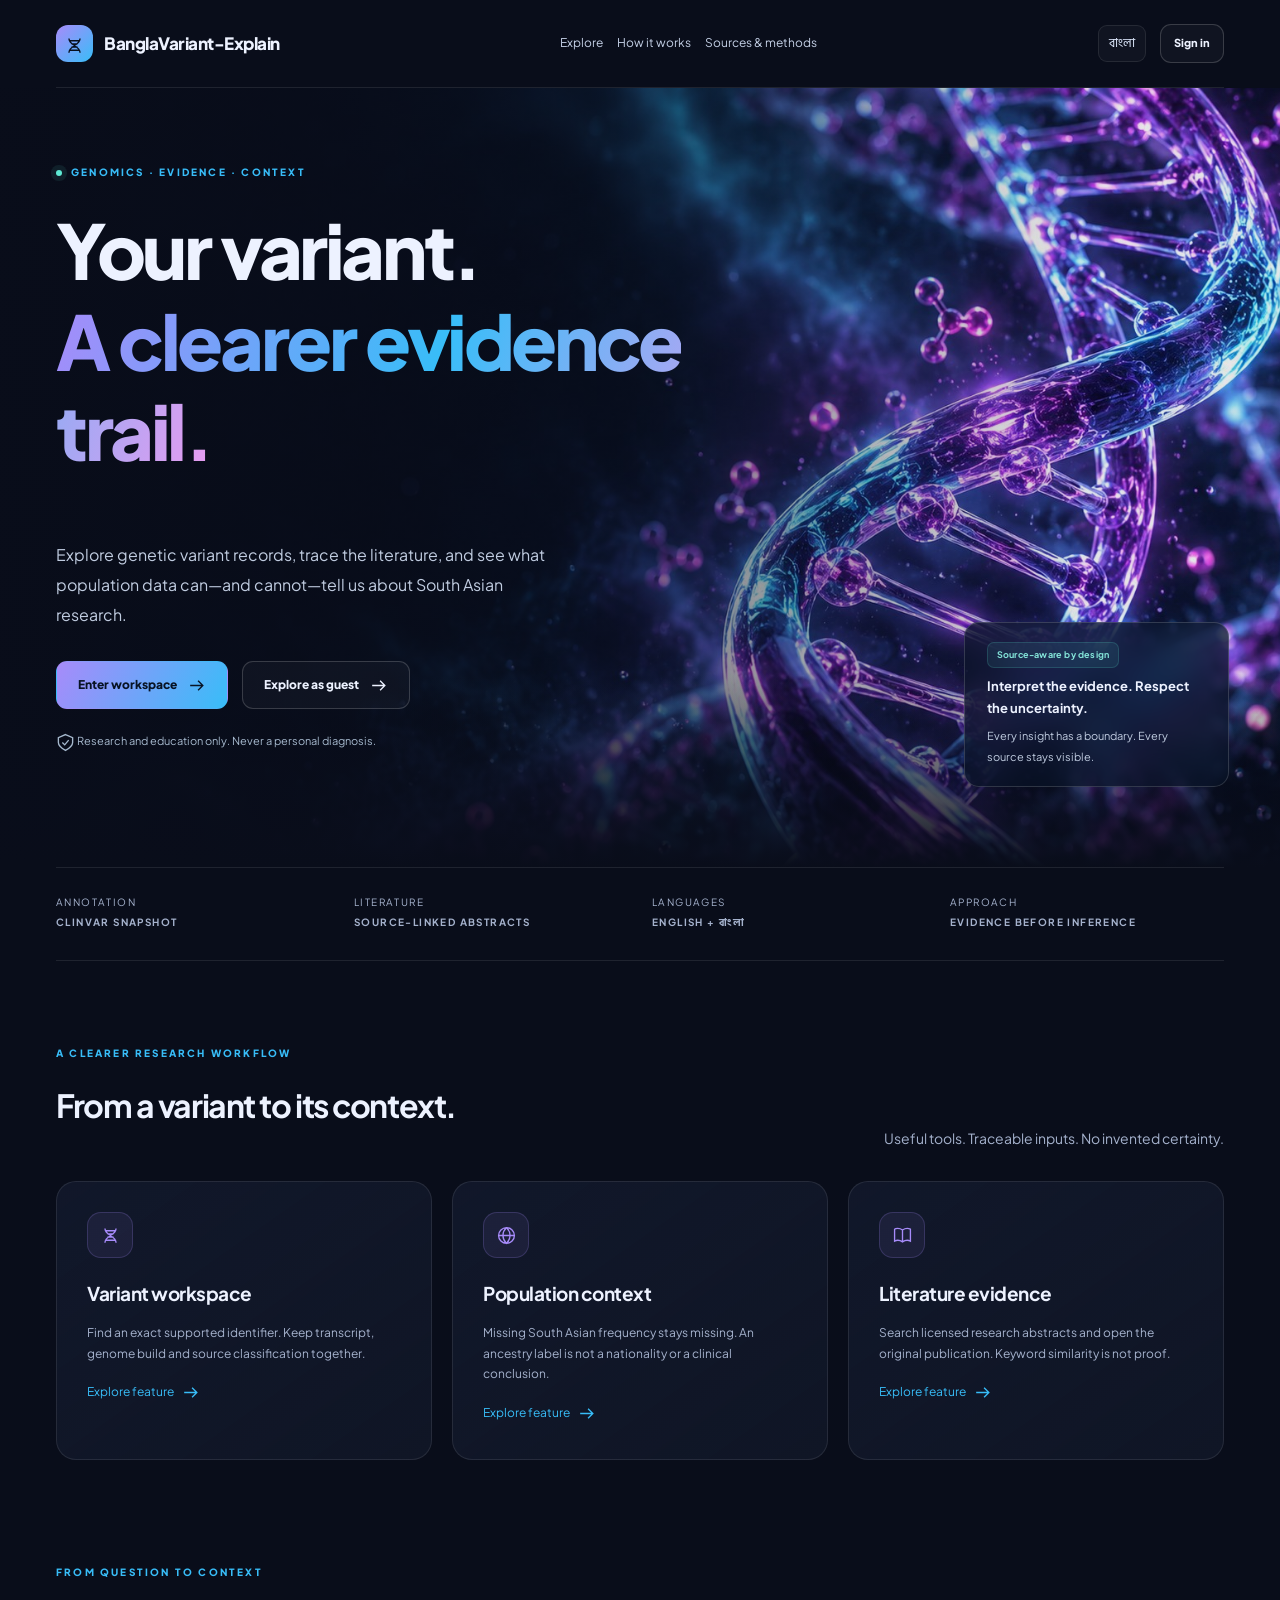
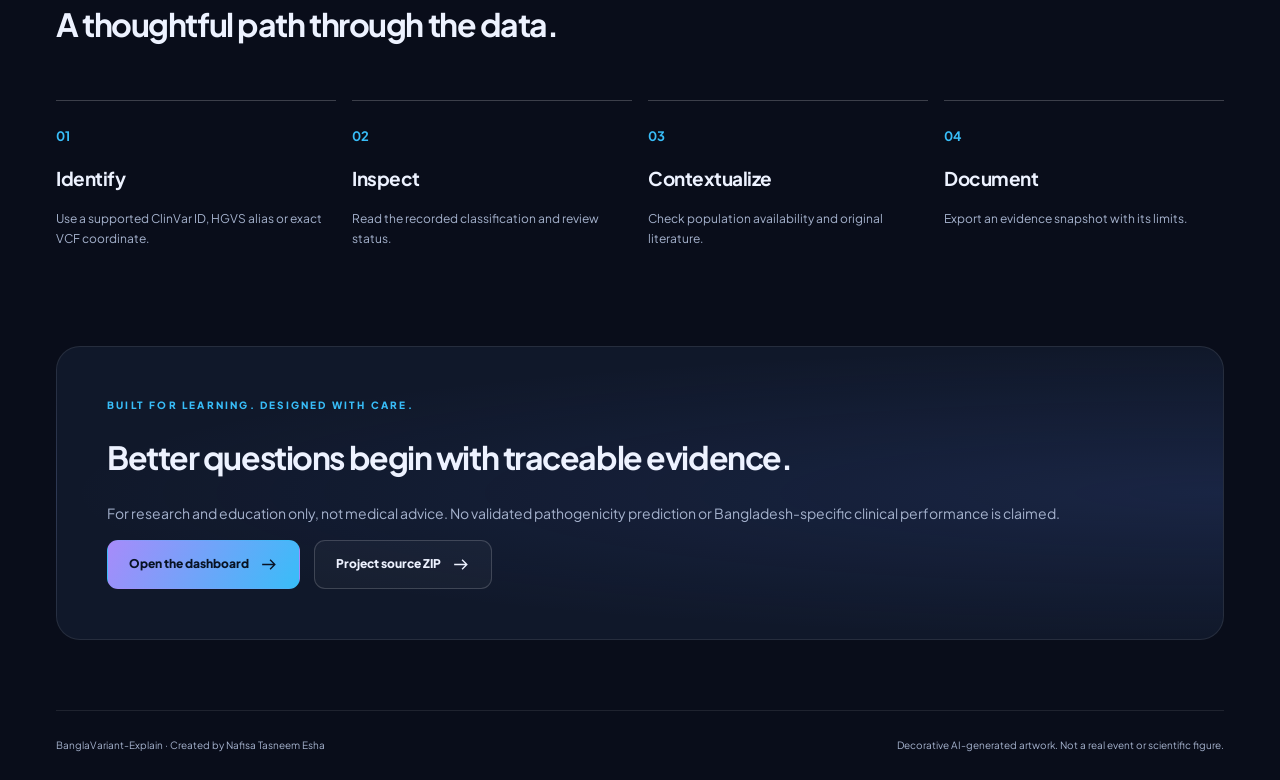
<file: index.html>
<!doctype html><html lang="en" data-backend="0"><head><meta charset="utf-8"><meta name="viewport" content="width=device-width,initial-scale=1"><title>Welcome | BanglaVariant-Explain</title><meta name="description" content="Explore genetic variant records, trace the literature, and see what population data can—and cannot—tell us about South Asian research."><meta property="og:title" content="BanglaVariant-Explain"><meta property="og:description" content="Explore genetic variant records, trace the literature, and see what population data can—and cannot—tell us about South Asian research."><meta property="og:type" content="website"><meta property="og:image" content="assets/hero.jpg"><meta name="theme-color" content="#090d1a"><link rel="icon" href="data:image/svg+xml,%3Csvg xmlns=%27http://www.w3.org/2000/svg%27 viewBox=%270 0 32 32%27%3E%3Crect width=%2732%27 height=%2732%27 rx=%278%27 fill=%27%230d2035%27/%3E%3Ctext x=%2716%27 y=%2723%27 text-anchor=%27middle%27 font-size=%2723%27 fill=%27%2367e8f9%27%3EV%3C/text%3E%3C/svg%3E"><style>@import url('https://fonts.googleapis.com/css2?family=Hind+Siliguri:wght@400;500;600;700&family=Plus+Jakarta+Sans:wght@400;500;600;700;800&display=swap');
:root{--bg:#090d1a;--panel:#11192b;--panel2:#151f34;--text:#edf2ff;--muted:#a5b2cd;--accent:#a78bfa;--accent2:#38bdf8;--border:#ffffff17;--warm:#fbbf24;--good:#5eead4;--radius:20px;--hero:none;color-scheme:dark}*{box-sizing:border-box}html{scroll-behavior:smooth}body{margin:0;background:var(--bg);color:var(--text);font:14px/1.7 'Plus Jakarta Sans','Hind Siliguri',sans-serif}html[lang=bn] body{font-family:'Hind Siliguri','Plus Jakarta Sans',sans-serif;font-size:16px}button,input,select,textarea{font:inherit}a{color:inherit;text-decoration:none}button,a,input,select,textarea{ -webkit-tap-highlight-color:transparent}button,a{touch-action:manipulation}button{cursor:pointer}button:disabled{opacity:.5;cursor:not-allowed}a:focus-visible,button:focus-visible,input:focus-visible,select:focus-visible,textarea:focus-visible{outline:3px solid var(--accent2);outline-offset:4px}h1,h2,h3,p{margin-top:0}h1,h2,h3{line-height:1.2;letter-spacing:-.045em}h1{font-size:clamp(40px,5.9vw,78px);font-weight:800;max-width:850px}h2{font-size:32px}h3{font-size:19px;letter-spacing:-.025em}p{color:var(--muted)}small{font-size:11px}.muted{color:var(--muted)}.gradient{background:linear-gradient(110deg,var(--accent),var(--accent2),#e99bf0);background-clip:text;-webkit-background-clip:text;color:transparent}.wrap{max-width:1240px;margin:auto;padding:0 36px}.brand{display:flex;align-items:center;gap:11px;font-size:17px;font-weight:800;letter-spacing:-.5px}.brand-mark{width:37px;height:37px;background:linear-gradient(135deg,var(--accent),var(--accent2));display:grid;place-items:center;color:#07101d;border-radius:12px;flex-shrink:0}.brand-mark svg{width:23px;height:23px}svg.icon{width:19px;height:19px;stroke:currentColor;stroke-width:1.7;fill:none;vertical-align:middle;flex-shrink:0}.topnav{position:relative;z-index:2;display:flex;align-items:center;justify-content:space-between;gap:20px;min-height:88px;border-bottom:1px solid var(--border)}.links,.actions,.row{display:flex;align-items:center;gap:14px;flex-wrap:wrap}.links a{color:#c4d0e6;font-size:12px}.links a:hover{color:white}.btn{display:inline-flex;justify-content:center;align-items:center;gap:10px;padding:13px 21px;border-radius:11px;background:linear-gradient(120deg,var(--accent),var(--accent2));color:#081324;border:1px solid transparent;font-weight:800;font-size:12px;transition:transform .18s,box-shadow .18s}.btn:hover{transform:translateY(-2px);box-shadow:0 8px 30px #38bdf828}.btn.secondary{background:#ffffff08;color:var(--text);border-color:#ffffff2b;box-shadow:none}.btn.small{padding:9px 13px;font-size:11px}.text-btn{background:none;border:0;color:var(--accent2);padding:6px 0;font-size:12px;display:inline-flex;align-items:center;gap:7px}.lang{border:1px solid var(--border);background:#ffffff08;border-radius:9px;padding:7px 10px;color:#e0ebff;font-size:12px}.hero{min-height:700px;position:relative;overflow:hidden;display:flex;align-items:center}.hero:before{content:'';position:absolute;inset:0;background:linear-gradient(90deg,#090d1afa 0%,#090d1aca 30%,#090d1a18 85%),var(--hero) center/cover}.hero:after{content:'';position:absolute;inset:0;background:linear-gradient(0deg,var(--bg),transparent 25%);pointer-events:none}.hero-inner{position:relative;z-index:1;padding:76px 0 115px;max-width:740px}.eyebrow{display:flex;align-items:center;gap:9px;text-transform:uppercase;letter-spacing:2.2px;color:var(--accent2);font-size:10px;font-weight:800;margin-bottom:24px}.pulse{width:6px;height:6px;background:var(--good);border-radius:50%;box-shadow:0 0 0 5px #5eead415}.hero p{max-width:520px;font-size:16px;line-height:1.9;color:#c0cce0}.hero .actions{margin-top:30px}.hero-note{margin-top:23px;font-size:11px;color:#a6b9ce}.hero-orbit{position:absolute;z-index:1;right:4%;bottom:80px;width:265px;padding:18px 22px;background:#081324ac;border:1px solid #ffffff28;backdrop-filter:blur(18px);border-radius:15px}.hero-orbit strong{display:block;font-size:13px;margin:7px 0}.hero-orbit p{font-size:11px;margin:0}.trustbar{display:grid;grid-template-columns:repeat(4,1fr);padding:26px 0;border-top:1px solid var(--border);border-bottom:1px solid var(--border);gap:24px}.trustbar span{display:block;font-size:10px;color:var(--muted);margin-bottom:3px;text-transform:uppercase;letter-spacing:1.4px}.trustbar strong{font-size:15px}.section{padding:84px 0}.section-head{display:flex;justify-content:space-between;align-items:end;gap:28px;margin-bottom:30px}.section-head p{max-width:420px;margin-bottom:0}.cards3{display:grid;grid-template-columns:repeat(3,1fr);gap:20px}.feature{padding:30px;background:linear-gradient(145deg,#18213888,#101626);border:1px solid var(--border);border-radius:var(--radius)}.feature .symbol{display:inline-grid;place-items:center;width:46px;height:46px;background:#a78bfa15;border:1px solid #a78bfa33;border-radius:14px;color:var(--accent);margin-bottom:24px}.feature p{font-size:12px}.feature small{color:var(--accent2)}.process{display:grid;grid-template-columns:repeat(4,1fr);gap:16px}.process article{border-top:1px solid #ffffff35;padding:24px 12px 0 0}.process b{display:block;color:var(--accent2);font-size:13px;margin-bottom:20px}.process p{font-size:12px}.closing{padding:50px;border:1px solid var(--border);border-radius:24px;background:radial-gradient(ellipse at right,#4664c12b,transparent 70%),#10182a}.foot{margin-top:70px;padding:26px 0;border-top:1px solid var(--border);display:flex;justify-content:space-between;gap:24px;color:var(--muted);font-size:10px}.sidebar{position:fixed;inset:0 auto 0 0;width:228px;background:#0b101ff5;border-right:1px solid var(--border);padding:27px 19px;z-index:20;display:flex;flex-direction:column}.sidebar .brand{font-size:14px;gap:9px;margin-bottom:34px}.sidebar .brand-mark{width:31px;height:31px;border-radius:10px}.nav-caption{padding:0 13px;margin:10px 0;font-size:8px;letter-spacing:1.8px;color:#8291b1}.navitem{width:100%;display:flex;gap:13px;align-items:center;background:none;border:0;border-radius:11px;padding:13px 15px;text-align:left;color:#a2afcc;font-size:11px;margin:3px 0;transition:.2s}.navitem:hover{color:white;background:#ffffff05}.navitem.active{background:linear-gradient(100deg,#a78bfa25,#38bdf80b);color:var(--accent2);box-shadow:inset 3px 0 var(--accent2)}.sidebar-bottom{margin-top:auto;border-top:1px solid var(--border);padding-top:18px}.avatar{height:32px;width:32px;display:inline-grid;place-items:center;background:#a78bfa26;border-radius:50%;color:var(--accent);font-weight:800}.userline{display:flex;gap:10px;align-items:center;padding:8px;font-size:10px}.workspace{margin-left:228px;padding:0 38px 40px;max-width:1900px}.appbar{height:84px;border-bottom:1px solid var(--border);display:flex;align-items:center;justify-content:space-between;gap:15px}.appbar .muted{font-size:10px}.appbar .actions{gap:10px}.app-title{padding:32px 0 24px;display:flex;justify-content:space-between;align-items:center;gap:20px}.app-title h1{font-size:31px;margin-bottom:8px}.app-title p{font-size:12px;margin-bottom:0}.status-banner{padding:13px 18px;border:1px solid #38bdf82b;background:#38bdf808;color:#b4d8ee;border-radius:11px;font-size:11px;line-height:1.8;margin-bottom:22px}.status-banner.warning{border-color:#fbbf2440;background:#fbbf2408;color:#edcf91}.grid2{display:grid;grid-template-columns:1.1fr 1fr;gap:22px}.gridmap{display:grid;grid-template-columns:1.3fr 1fr;gap:22px}.panel{padding:25px;background:linear-gradient(135deg,#151e32,#101727);border:1px solid var(--border);border-radius:var(--radius);min-width:0;margin-bottom:22px}.panel h3{margin-bottom:8px}.panel-sub{font-size:11px;line-height:1.7;margin-bottom:20px}.statgrid{display:grid;grid-template-columns:repeat(4,1fr);gap:16px;margin-bottom:22px}.stat{border:1px solid var(--border);border-radius:16px;padding:19px;background:#111929}.stat-label{font-size:10px;color:#a7b4ce;display:flex;gap:9px;align-items:center}.stat strong{display:block;font-size:27px;letter-spacing:-1px;margin:8px 0 3px}.stat small{color:#91a7c0;font-size:9px}.tag{display:inline-flex;align-items:center;gap:5px;padding:4px 9px;background:#5eead414;border:1px solid #5eead42a;color:#84e4d9;border-radius:7px;font-size:9px;font-weight:700;letter-spacing:.2px}.tag.purple{background:#a78bfa18;border-color:#a78bfa35;color:#c4b5fd}.tag.amber{background:#fbbf2412;border-color:#fbbf2433;color:#f9d480}.tag.rose{background:#fb718518;border-color:#fb718533;color:#fba5b3}.chart{width:100%;height:auto;display:block;overflow:visible}.chart text{font:10px 'Plus Jakarta Sans',sans-serif;fill:#9aadc9}.chart .axis{stroke:#ffffff12;stroke-width:1}.chart .line{stroke:var(--accent2);fill:none;stroke-width:2.4;stroke-linecap:round}.chart .line2{stroke:#c4b5fd;fill:none;stroke-width:2;stroke-dasharray:6 4}.legend{display:flex;gap:20px;flex-wrap:wrap;color:#b4c2da;font-size:10px;margin-top:16px}.legend i{width:8px;height:8px;display:inline-block;background:var(--accent2);border-radius:3px;margin-right:7px}.legend i.second{background:#c4b5fd}.control-row{display:flex;align-items:end;gap:14px;flex-wrap:wrap;margin-bottom:22px}.control-row label{flex:1;min-width:150px}.field{display:block;font-size:11px;font-weight:600;margin-bottom:15px;color:#b7c5df}.field span{display:block;margin-bottom:7px}input,select,textarea{background:#090f1d;color:#edf2ff;border:1px solid #ffffff24;border-radius:9px;padding:12px 14px;max-width:100%;width:100%;font-size:12px}textarea{resize:vertical;min-height:130px}input[type=checkbox]{width:auto;accent-color:var(--accent);margin-right:8px}.table-scroll{overflow:auto}.table{border-collapse:collapse;width:100%;text-align:left;font-size:11px}.table th{font-size:9px;text-transform:uppercase;letter-spacing:1px;color:#8fa3c3;font-weight:600;padding:12px;border-bottom:1px solid var(--border);white-space:nowrap}.table td{padding:15px 12px;border-bottom:1px solid #ffffff09;color:#c1cce0}.table td strong{color:#eef3ff;font-weight:600}.table td:last-child{white-space:nowrap}.table tbody tr:hover{background:#ffffff03}.kv{display:grid;grid-template-columns:1fr 1fr;gap:14px;margin:20px 0}.kv>div{padding:13px;background:#090f1b;border-radius:10px;border:1px solid #ffffff0b}.kv small{display:block;color:var(--muted);font-size:9px}.kv b{font-size:12px;overflow-wrap:anywhere}.meter{height:7px;background:#ffffff0c;border-radius:9px;margin:10px 0}.meter div{height:100%;background:linear-gradient(90deg,var(--accent),var(--accent2));border-radius:9px}.empty{padding:35px 20px;border:1px dashed #ffffff24;border-radius:14px;text-align:center;color:#aebdd7;font-size:12px}.paper{padding:23px 0;border-bottom:1px solid var(--border)}.paper:first-child{padding-top:0}.paper:last-child{border-bottom:0}.paper h3{font-size:16px;line-height:1.6;letter-spacing:-.2px;margin:12px 0}.paper p{font-size:11px}.paper details{color:#bcc8dc;font-size:12px;margin:15px 0}.paper summary{cursor:pointer;color:var(--accent2)}.paper footer{display:flex;justify-content:space-between;gap:15px;font-size:10px;flex-wrap:wrap;color:#99adc9}.paper footer a{color:var(--accent2)}.helptext{font-size:11px;color:var(--muted);line-height:1.9}.pipeline{display:grid;grid-template-columns:repeat(3,1fr);gap:16px}.pipeline article{background:#0d1424;border:1px solid var(--border);padding:22px;border-radius:14px}.pipeline b{color:var(--accent2);display:block;margin-bottom:15px}.pipeline p{font-size:11px}.source-item{padding:18px 0;border-bottom:1px solid var(--border);display:flex;justify-content:space-between;gap:20px;align-items:center;font-size:12px}.source-item a{color:var(--accent2)}.mapstage{background:radial-gradient(ellipse at center,#0a444733,#0b1422 70%);border-radius:14px;position:relative;overflow:hidden}.mapstage svg{display:block;max-height:475px;width:100%}.mapstage .land{fill:#124553;stroke:#388796;stroke-width:1.5}.mapstage .pin{cursor:pointer;fill:#67e8f9;stroke:#082432;stroke-width:2}.mapstage .pin.active{fill:#fbbf24;stroke:#fff5c5;stroke-width:2.5}.mapstage text{fill:#d6edf1;font-size:10px;font-family:inherit}.mapstage .grid{stroke:#ffffff06;stroke-width:1}.citylist{display:grid;grid-template-columns:repeat(2,1fr);gap:9px;margin:17px 0}.citylist button{padding:11px;background:#0d1424;color:#b8c9dd;border:1px solid var(--border);border-radius:9px;text-align:left;font-size:11px}.citylist button.active{border-color:var(--accent2);color:#ccf7ff;background:#1c708022}.notice-mini{font-size:10px;color:#91a6c0;margin-top:10px}.hidden{display:none!important}.toast{position:fixed;right:22px;bottom:22px;background:#182640;border:1px solid #7dd3fc55;border-radius:12px;padding:16px 22px;z-index:80;max-width:min(440px,calc(100vw - 44px));box-shadow:0 15px 50px #0008;font-size:12px}.auth-layout{display:grid;grid-template-columns:1.1fr 1fr;min-height:100vh}.auth-art{position:relative;display:flex;flex-direction:column;justify-content:space-between;padding:48px 60px;background:linear-gradient(0deg,#090d1ae6,#090d1a20),var(--hero) center/cover}.auth-art .brand{position:relative;z-index:1}.auth-message{max-width:480px;padding:120px 0 20px}.auth-message h1{font-size:48px}.auth-message p{font-size:13px;color:#d2d9e9}.auth-main{display:flex;align-items:center;justify-content:center;padding:50px 30px;background:radial-gradient(ellipse at top,#2425504a,transparent 70%),#0b1020}.auth-card{width:100%;max-width:395px}.auth-card h1{font-size:30px;margin-bottom:10px}.auth-card>p{font-size:12px}.auth-card .btn{width:100%}.auth-card .separator{text-align:center;color:#7c90af;font-size:10px;margin:20px 0;display:flex;align-items:center;gap:13px}.separator:before,.separator:after{content:'';height:1px;background:var(--border);flex:1}.checkbox-row{font-size:10px;color:#adbbd2;display:flex;align-items:start;gap:7px;margin-bottom:20px}.checkbox-row input{margin-top:4px}.back-home{display:block;text-align:center;margin-top:24px;color:#a5b6d0;font-size:11px}.auth-error{font-size:11px;color:#fca5a5;min-height:22px}.searchbox{max-width:520px;flex:1;display:flex;gap:10px}.app-view .view-intro{padding:30px;background:linear-gradient(110deg,#151f38f2,#1b223985),var(--hero) right/cover;border:1px solid var(--border);border-radius:20px;margin-bottom:22px}.view-intro h2{margin-bottom:10px}.view-intro p{max-width:690px;margin:0;font-size:12px}.view-intro.teal{background:linear-gradient(110deg,#092c36ee,#102b3bbb),var(--hero) center/cover}.view-intro.rose{background:linear-gradient(110deg,#31203bee,#1b1b35bb),var(--hero) right/cover}.view-intro.amber{background:linear-gradient(110deg,#302b1bee,#1b2635bb),var(--hero) right/cover}.desktop-hide{display:none}dialog{background:#101a2e;color:#edf2ff;border:1px solid #ffffff35;border-radius:18px;max-width:750px;width:90%;max-height:85vh;padding:30px}dialog::backdrop{background:#000b;backdrop-filter:blur(4px)}.saved-item{padding:16px;border:1px solid var(--border);border-radius:12px;margin-bottom:10px;font-size:12px}.saved-item p{margin:6px 0;font-size:11px}.upload-drop{border:1px dashed #7dd3fc60;background:#38bdf807;padding:24px;border-radius:15px}.chip-row{display:flex;gap:8px;flex-wrap:wrap;margin:15px 0}.chip{padding:6px 11px;border:1px solid #ffffff23;background:#ffffff05;border-radius:8px;color:#c2d3ea;font-size:10px}.mobile-backdrop{display:none}body.flood{--bg:#07131e;--panel:#0e2330;--panel2:#142c3c;--accent:#2dd4bf;--accent2:#67c9ff}.flood .sidebar{background:#081823f5}.flood .panel{background:linear-gradient(145deg,#112a36,#0d1e2d)}.flood .stat{background:#0c2230}.flood .navitem.active{background:linear-gradient(90deg,#14b8a620,#3b82f60c)}.flood .hero:before{background:linear-gradient(90deg,#07131ef5,#07131e83 50%,#07131e15),var(--hero) center/cover}.flood .feature{background:linear-gradient(145deg,#11323b88,#0b1d2b)}
@media(min-width:1600px){.hero{min-height:770px}.hero-inner{padding-top:100px}}@media(max-width:1100px){.sidebar{width:205px;padding:24px 13px}.workspace{margin-left:205px;padding:0 24px 35px}.grid2,.gridmap{grid-template-columns:1fr}.statgrid{grid-template-columns:repeat(2,1fr)}.hero-orbit{display:none}.hero-inner{max-width:690px}.auth-art{padding:35px}.auth-message h1{font-size:38px}.pipeline{grid-template-columns:repeat(2,1fr)}}@media(max-width:760px){.wrap{padding:0 22px}.topnav{min-height:76px}.topnav .links{display:none}.topnav .actions .btn{display:none}.hero{min-height:650px}.hero-inner{padding:70px 0 95px}.hero:before,.flood .hero:before{background:linear-gradient(90deg,#090d1ae6,#090d1a94),var(--hero) 65% center/cover}.hero h1{font-size:46px;max-width:560px}.hero p{font-size:14px}.trustbar{grid-template-columns:repeat(2,1fr);gap:20px}.section{padding:55px 0}.section-head{display:block}.section-head p{margin-top:15px}.cards3,.process{grid-template-columns:1fr}.feature{padding:25px}.feature .symbol{margin-bottom:16px}.closing{padding:30px}.foot{display:block}.foot span{display:block;margin-bottom:12px}.sidebar{transform:translateX(-100%);transition:transform .2s;width:245px}.sidebar.open{transform:translateX(0)}.mobile-backdrop.visible{display:block;position:fixed;inset:0;z-index:19;background:#0009}.workspace{margin-left:0;padding:0 18px 28px}.desktop-hide{display:inline-flex}.appbar{height:72px}.appbar .muted{display:none}.appbar .actions .tag{display:none}.app-title{align-items:start}.app-title h1{font-size:27px}.app-title .btn{padding:9px 12px}.statgrid{gap:10px}.stat{padding:15px}.stat strong{font-size:23px}.panel{padding:20px}.pipeline{grid-template-columns:1fr}.auth-layout{grid-template-columns:1fr}.auth-art{padding:26px 25px;min-height:170px;background-position:center}.auth-message{padding:40px 0 0;max-width:100%}.auth-message h1{font-size:28px;margin-bottom:10px}.auth-message p,.auth-art .auth-bottom{display:none}.auth-main{padding:38px 24px}.app-view .view-intro{padding:24px}.app-view .view-intro h2{font-size:25px}.table{min-width:560px}.control-row{gap:10px}.control-row .btn{width:100%}.kv{grid-template-columns:1fr 1fr}.source-item{align-items:start;flex-direction:column;gap:8px}}@media(prefers-reduced-motion:reduce){html{scroll-behavior:auto}*,*:before,*:after{transition:none!important;animation:none!important}}@media print{.sidebar,.appbar,.actions,button{display:none!important}.workspace{margin:0;padding:0}.panel,.stat{break-inside:avoid;border:1px solid #999;background:white!important}body{background:white;color:black}.muted,p,.table td,.table th{color:#333}}

.sidebar{overflow-y:auto}.sidebar .navitem,.sidebar-bottom{flex-shrink:0}.mobilebar{display:none}@media(max-width:760px){.workspace{padding-bottom:110px}.mobilebar{display:flex;position:fixed;bottom:0;left:0;right:0;z-index:18;background:#091423f5;border-top:1px solid #ffffff22;backdrop-filter:blur(18px);padding:8px 8px calc(8px + env(safe-area-inset-bottom));justify-content:space-around}.mobilebar button{border:0;background:none;color:#93abc6;display:flex;flex-direction:column;align-items:center;gap:5px;min-width:65px;font-size:9px;padding:5px}.mobilebar button.active{color:var(--accent2)}}
:root{--hero:url("[data-uri]")}</style></head><body class="bio"><div class="wrap"><nav class="topnav" aria-label="Main navigation"><a class="brand" href="index.html"><span class="brand-mark"><span data-icon="dna"></span></span>BanglaVariant-Explain</a><div class="links"><a href="#explore"><span class="" data-en="Explore" data-bn="দেখুন">Explore</span></a><a href="#how"><span class="" data-en="How it works" data-bn="কাজের ধাপ">How it works</span></a><a href="dashboard.html#methods"><span class="" data-en="Sources &amp; methods" data-bn="উৎস ও পদ্ধতি">Sources &amp; methods</span></a></div><div class="actions"><button class="lang" data-lang>বাংলা</button><a class="btn secondary small" href="login.html"><span class="" data-en="Sign in" data-bn="সাইন ইন">Sign in</span></a></div></nav></div><section class="hero"><div class="wrap" style="width:100%"><div class="hero-inner"><div class="eyebrow"><span class="pulse"></span><span class="" data-en="GENOMICS · EVIDENCE · CONTEXT" data-bn="GENOMICS · প্রমাণ · CONTEXT">GENOMICS · EVIDENCE · CONTEXT</span></div><h1><span class="" data-en="Your variant." data-bn="আপনার variant।">Your variant.</span><br><span class="gradient"><span class="" data-en="A clearer evidence trail." data-bn="প্রমাণের পথ আরও পরিষ্কার।">A clearer evidence trail.</span></span></h1><p><span class="" data-en="Explore genetic variant records, trace the literature, and see what population data can—and cannot—tell us about South Asian research." data-bn="Genetic variant-এর record ও গবেষণাপত্র পড়ুন। South Asian population data কোথায় আছে, কোথায় নেই—তা স্পষ্টভাবে দেখুন।">Explore genetic variant records, trace the literature, and see what population data can—and cannot—tell us about South Asian research.</span></p><div class="actions"><a class="btn " href="login.html"><span class="" data-en="Enter workspace" data-bn="ড্যাশবোর্ড খুলুন">Enter workspace</span><span data-icon="arrow"></span></a><a class="btn secondary" href="dashboard.html"><span class="" data-en="Explore as guest" data-bn="Guest হিসেবে দেখুন">Explore as guest</span><span data-icon="arrow"></span></a></div><div class="hero-note"><span data-icon="shield"></span> <span class="" data-en="Research and education only. Never a personal diagnosis." data-bn="শুধু গবেষণা ও শিক্ষা; ব্যক্তিগত diagnosis নয়।">Research and education only. Never a personal diagnosis.</span></div></div><div class="hero-orbit"><span class="tag"><span class="" data-en="Source-aware by design" data-bn="উৎস আগে, সিদ্ধান্ত পরে">Source-aware by design</span></span><strong><span class="" data-en="Interpret the evidence. Respect the uncertainty." data-bn="প্রমাণ বুঝুন, অনিশ্চয়তা মানুন।">Interpret the evidence. Respect the uncertainty.</span></strong><p><span class="" data-en="Every insight has a boundary. Every source stays visible." data-bn="প্রতিটি ফলের সীমা ও উৎস সামনে থাকে।">Every insight has a boundary. Every source stays visible.</span></p></div></div></section><div class="wrap"><div class="trustbar"><div><span class="" data-en="ANNOTATION" data-bn="ANNOTATION">ANNOTATION</span><strong><span class="" data-en="ClinVar snapshot" data-bn="ClinVar snapshot">ClinVar snapshot</span></strong></div><div><span class="" data-en="LITERATURE" data-bn="গবেষণাপত্র">LITERATURE</span><strong><span class="" data-en="Source-linked abstracts" data-bn="উৎসসহ abstract">Source-linked abstracts</span></strong></div><div><span class="" data-en="LANGUAGES" data-bn="ভাষা">LANGUAGES</span><strong><span class="" data-en="English + বাংলা" data-bn="English + বাংলা">English + বাংলা</span></strong></div><div><span class="" data-en="APPROACH" data-bn="পদ্ধতি">APPROACH</span><strong><span class="" data-en="Evidence before inference" data-bn="অনুমানের আগে প্রমাণ">Evidence before inference</span></strong></div></div></div><section class="section" id="explore"><div class="wrap"><div class="section-head"><div><div class="eyebrow"><span class="" data-en="A clearer research workflow" data-bn="গবেষণার সহজ পথ">A clearer research workflow</span></div><h2><span class="" data-en="From a variant to its context." data-bn="Variant থেকে প্রমাণের প্রেক্ষাপট।">From a variant to its context.</span></h2></div><p><span class="" data-en="Useful tools. Traceable inputs. No invented certainty." data-bn="কাজের tool, যাচাইযোগ্য input, আর সীমাবদ্ধতা পরিষ্কার।">Useful tools. Traceable inputs. No invented certainty.</span></p></div><div class="cards3"><article class="feature"><span class="symbol"><span data-icon="dna"></span></span><h3><span class="" data-en="Variant workspace" data-bn="Variant workspace">Variant workspace</span></h3><p><span class="" data-en="Find an exact supported identifier. Keep transcript, genome build and source classification together." data-bn="সঠিক identifier মিলিয়ে transcript, genome build ও source classification একসঙ্গে দেখুন।">Find an exact supported identifier. Keep transcript, genome build and source classification together.</span></p><a href="dashboard.html#search" class="text-btn"><span class="" data-en="Explore feature" data-bn="ফিচারটি দেখুন">Explore feature</span><span data-icon="arrow"></span></a></article><article class="feature"><span class="symbol"><span data-icon="globe"></span></span><h3><span class="" data-en="Population context" data-bn="Population context">Population context</span></h3><p><span class="" data-en="Missing South Asian frequency stays missing. An ancestry label is not a nationality or a clinical conclusion." data-bn="South Asian frequency না থাকলে তা missing-ই থাকবে। Ancestry label মানেই nationality নয়।">Missing South Asian frequency stays missing. An ancestry label is not a nationality or a clinical conclusion.</span></p><a href="dashboard.html#population" class="text-btn"><span class="" data-en="Explore feature" data-bn="ফিচারটি দেখুন">Explore feature</span><span data-icon="arrow"></span></a></article><article class="feature"><span class="symbol"><span data-icon="book"></span></span><h3><span class="" data-en="Literature evidence" data-bn="Literature evidence">Literature evidence</span></h3><p><span class="" data-en="Search licensed research abstracts and open the original publication. Keyword similarity is not proof." data-bn="গবেষণার abstract খুঁজে মূল paper খুলুন। Keyword match প্রমাণের নিশ্চয়তা নয়।">Search licensed research abstracts and open the original publication. Keyword similarity is not proof.</span></p><a href="dashboard.html#evidence" class="text-btn"><span class="" data-en="Explore feature" data-bn="ফিচারটি দেখুন">Explore feature</span><span data-icon="arrow"></span></a></article></div></div></section><section class="section" id="how" style="padding-top:20px"><div class="wrap"><div class="section-head"><div><div class="eyebrow"><span class="" data-en="From question to context" data-bn="প্রশ্ন থেকে প্রমাণ">From question to context</span></div><h2><span class="" data-en="A thoughtful path through the data." data-bn="Data বোঝার ধাপগুলো।">A thoughtful path through the data.</span></h2></div></div><div class="process"><article><b>01</b><h3><span class="" data-en="Identify" data-bn="চিহ্নিত করুন">Identify</span></h3><p><span class="" data-en="Use a supported ClinVar ID, HGVS alias or exact VCF coordinate." data-bn="ClinVar ID, HGVS alias বা exact VCF coordinate ব্যবহার করুন।">Use a supported ClinVar ID, HGVS alias or exact VCF coordinate.</span></p></article><article><b>02</b><h3><span class="" data-en="Inspect" data-bn="পড়ুন">Inspect</span></h3><p><span class="" data-en="Read the recorded classification and review status." data-bn="Recorded classification ও review status পড়ুন।">Read the recorded classification and review status.</span></p></article><article><b>03</b><h3><span class="" data-en="Contextualize" data-bn="Context দেখুন">Contextualize</span></h3><p><span class="" data-en="Check population availability and original literature." data-bn="Population data আছে কি না ও মূল paper দেখুন।">Check population availability and original literature.</span></p></article><article><b>04</b><h3><span class="" data-en="Document" data-bn="লিখে রাখুন">Document</span></h3><p><span class="" data-en="Export an evidence snapshot with its limits." data-bn="সীমাবদ্ধতাসহ evidence snapshot export করুন।">Export an evidence snapshot with its limits.</span></p></article></div></div></section><div class="wrap"><section class="closing"><div class="eyebrow"><span class="" data-en="Built for learning. Designed with care." data-bn="শেখার জন্য, যত্ন নিয়ে তৈরি।">Built for learning. Designed with care.</span></div><h2><span class="" data-en="Better questions begin with traceable evidence." data-bn="যাচাইযোগ্য প্রমাণ থেকেই ভালো প্রশ্ন।">Better questions begin with traceable evidence.</span></h2><p><span class="" data-en="For research and education only, not medical advice. No validated pathogenicity prediction or Bangladesh-specific clinical performance is claimed." data-bn="শুধু গবেষণা ও শিক্ষা। Medical advice নয়। Validated pathogenicity prediction বা Bangladesh-specific clinical performance দাবি করা হচ্ছে না।">For research and education only, not medical advice. No validated pathogenicity prediction or Bangladesh-specific clinical performance is claimed.</span></p><div class="actions"><a class="btn " href="dashboard.html"><span class="" data-en="Open the dashboard" data-bn="ড্যাশবোর্ডে যান">Open the dashboard</span><span data-icon="arrow"></span></a><a class="btn secondary" href="downloads/BanglaVariant_Explain_GitHub_Ready.zip"><span class="" data-en="Project source ZIP" data-bn="Project source ZIP">Project source ZIP</span><span data-icon="arrow"></span></a></div></section><footer class="foot"><span>BanglaVariant-Explain · <span class="" data-en="Created by Nafisa Tasneem Esha" data-bn="তৈরি করেছেন Nafisa Tasneem Esha">Created by Nafisa Tasneem Esha</span></span><span><span class="" data-en="Decorative AI-generated artwork. Not a real event or scientific figure." data-bn="ছবিটি AI-generated সাজসজ্জা; বাস্তব ঘটনা বা scientific figure নয়।">Decorative AI-generated artwork. Not a real event or scientific figure.</span></span></footer></div><div id="toast" class="toast hidden" role="status"></div><script>'use strict';
const $=id=>document.getElementById(id),esc=s=>String(s??'').replace(/[&<>"']/g,c=>({'&':'&amp;','<':'&lt;','>':'&gt;','"':'&quot;',"'":'&#39;'}[c]));
const ICONS={dna:'M5 3c0 9 14 9 14 18M19 3C19 12 5 12 5 21M6 6h12M8 10h8M8 14h8M6 18h12',home:'m3 10 9-7 9 7v11H3zM9 21v-8h6v8',search:'M20 20l-5-5M17 10a7 7 0 1 1-14 0 7 7 0 0 1 14 0',map:'m3 5 6-3 6 3 6-3v17l-6 3-6-3-6 3zM9 2v17M15 5v17',book:'M12 5C8 2 3 3 2 4v15c4-2 7-1 10 1 3-2 6-3 10-1V4c-4-2-7-1-10 1zM12 5v15',chart:'M3 3v18h18M7 15l4-5 4 3 6-8',cpu:'M7 7h10v10H7zM9 2v5M15 2v5M9 17v5M15 17v5M2 9h5M2 15h5M17 9h5M17 15h5',help:'M9 9a3 3 0 1 1 5 2c-2 1-2 2-2 3M12 17h.01M22 12a10 10 0 1 1-20 0 10 10 0 0 1 20 0',download:'M12 3v12m-5-5 5 5 5-5M4 16v5h16v-5',arrow:'M4 12h16m-6-6 6 6-6 6',shield:'m12 2 9 4v6c0 5-9 10-9 10S3 17 3 12V6zM8 12l3 3 5-6',rain:'M6 14a5 5 0 1 1 3-9 6 6 0 0 1 11 6c3 4-2 5-3 4M7 17l-2 4M13 17l-2 4M19 17l-2 4',bug:'M8 8h8v8a4 4 0 0 1-8 0zM9 8V5a3 3 0 0 1 6 0v3M3 10h5M16 10h5M3 16h5M16 16h5M6 3l3 3M18 3l-3 3',water:'M12 2S4 11 4 15a8 8 0 0 0 16 0C20 11 12 2 12 2z',news:'M4 3h16v18H4zM8 7h8M8 11h8M8 15h3M14 15h2M8 18h8',save:'M5 3h14v18l-7-5-7 5z',logout:'M9 3H3v18h6M10 12h11m-5-5 5 5-5 5',user:'M16 7a4 4 0 1 1-8 0 4 4 0 0 1 8 0M4 21v-3a8 8 0 0 1 16 0v3',menu:'M3 6h18M3 12h18M3 18h18',globe:'M22 12a10 10 0 1 1-20 0 10 10 0 0 1 20 0M2 12h20M12 2c-6 6-6 14 0 20 6-6 6-14 0-20',clock:'M12 7v5l3 2M22 12a10 10 0 1 1-20 0 10 10 0 0 1 20 0',check:'m5 12 4 4L20 5',close:'m6 6 12 12M6 18 18 6',upload:'M12 16V3m-5 5 5-5 5 5M4 16v5h16v-5',mail:'M3 5h18v14H3zM3 5l9 8 9-8',settings:'M3 6h18M3 12h18M3 18h18M8 3v6M16 9v6M8 15v6'};
function icon(n){return '<svg class="icon" viewBox="0 0 24 24" aria-hidden="true"><path d="'+(ICONS[n]||ICONS.help)+'"/></svg>'}document.querySelectorAll('[data-icon]').forEach(e=>e.innerHTML=icon(e.dataset.icon));
let lang='en';try{lang=localStorage.getItem('project-lang')==='bn'?'bn':'en'}catch(e){}const tr=(a,b)=>lang==='bn'?b:a;
function translate(){document.documentElement.lang=lang;document.querySelectorAll('[data-en]').forEach(e=>e.textContent=e.dataset[lang]||e.dataset.en);document.querySelectorAll('[data-lang]').forEach(e=>e.textContent=lang==='en'?'বাংলা':'English');if(window.renderApp)window.renderApp()}
document.querySelectorAll('[data-lang]').forEach(b=>b.onclick=()=>{lang=lang==='en'?'bn':'en';try{localStorage.setItem('project-lang',lang)}catch(e){}translate()});
function toast(s){if(!$('toast'))return;$('toast').textContent=s;$('toast').classList.remove('hidden');clearTimeout(window.toastTimer);window.toastTimer=setTimeout(()=>$('toast').classList.add('hidden'),4200)}
function download(name,text,type='text/plain;charset=utf-8'){const u=URL.createObjectURL(new Blob([text],{type})),a=document.createElement('a');a.href=u;a.download=name;a.click();setTimeout(()=>URL.revokeObjectURL(u),1500)}
function csvDownload(name,rows){download(name,rows.map(r=>r.map(v=>'"'+String(v??'').replace(/"/g,'""')+'"').join(',')).join('\r\n'),'text/csv;charset=utf-8')}
function chart(series,labels,opts={}){const w=700,h=240,p={l:44,r:18,t:20,b:38};const values=series.flatMap(s=>s.values).filter(Number.isFinite),max=Math.max(1,...values)*1.12,min=opts.min??0;const X=i=>p.l+i*(w-p.l-p.r)/Math.max(1,labels.length-1),Y=v=>h-p.b-(v-min)/(max-min)*(h-p.t-p.b);let out=`<svg class="chart" role="img" aria-label="${esc(opts.label||'Data chart')}" viewBox="0 0 ${w} ${h}">`;
for(let i=0;i<5;i++){let v=min+(max-min)*i/4,y=Y(v);out+=`<line class="axis" x1="${p.l}" x2="${w-p.r}" y1="${y}" y2="${y}"/><text x="${p.l-9}" y="${y+4}" text-anchor="end">${v.toFixed(0)}</text>`}for(let i=0;i<labels.length;i+=Math.max(1,Math.ceil(labels.length/6)))out+=`<text x="${X(i)}" y="${h-10}" text-anchor="middle">${esc(labels[i].slice(5))}</text>`;
series.forEach((s,j)=>{let path='',started=false;s.values.forEach((v,i)=>{if(!Number.isFinite(v)){started=false;return}path+=(started?'L':'M')+X(i).toFixed(2)+' '+Y(v).toFixed(2)+' ';started=true});out+=`<path class="${j?'line2':'line'}" d="${path}"/>`});return out+'</svg>'+`<div class="legend">${series.map((s,i)=>`<span><i class="${i?'second':''}"></i>${esc(s.name)}</span>`).join('')}</div>`}
function makePDF(title,lines,name){const safe=s=>String(s).normalize('NFKD').replace(/[^\x20-\x7E]/g,' ').replace(/[\\()]/g,'\\$&');let all=[];for(let line of [title,'Research prototype | Nafisa Tasneem Esha','',...lines]){let words=String(line).replace(/[^\x20-\x7E]/g,' ').split(/\s+/),s='';for(const w of words){if((s+' '+w).length>90){all.push(s);s=w}else s+=(s?' ':'')+w}all.push(s)}let pages=[];while(all.length)pages.push(all.splice(0,47));let objects=['<< /Type /Catalog /Pages 2 0 R >>','', '<< /Type /Font /Subtype /Type1 /BaseFont /Helvetica >>'];let kids=[];for(const lines of pages){let pi=objects.length+1,ci=pi+1;kids.push(pi+' 0 R');objects.push(`<< /Type /Page /Parent 2 0 R /MediaBox [0 0 595 842] /Resources << /Font << /F1 3 0 R >> >> /Contents ${ci} 0 R >>`);let stream='BT /F1 10 Tf 45 790 Td 15 TL '+lines.map((s,i)=>(i?'T* ':'')+'('+safe(s)+') Tj').join('\n')+' ET';objects.push(`<< /Length ${stream.length} >>\nstream\n${stream}\nendstream`)}objects[1]=`<< /Type /Pages /Kids [${kids.join(' ')}] /Count ${pages.length} >>`;let out='%PDF-1.4\n',offsets=[0];objects.forEach((o,i)=>{offsets.push(out.length);out+=(i+1)+' 0 obj\n'+o+'\nendobj\n'});let start=out.length;out+='xref\n0 '+(objects.length+1)+'\n0000000000 65535 f \n'+offsets.slice(1).map(n=>String(n).padStart(10,'0')+' 00000 n \n').join('')+`trailer\n<< /Size ${objects.length+1} /Root 1 0 R >>\nstartxref\n${start}\n%%EOF`;download(name,out,'application/pdf')}
function readSaved(key){try{let x=JSON.parse(localStorage.getItem(key)||'[]');return Array.isArray(x)?x.filter(v=>v&&typeof v==='object'&&!Array.isArray(v)).slice(0,30):[]}catch(e){return[]}}
function writeSaved(key,x){try{localStorage.setItem(key,JSON.stringify(x.slice(0,30)));return true}catch(e){toast(tr('Browser storage unavailable. Export a report instead.','Browser storage পাওয়া যাচ্ছে না। Report export করুন।'));return false}}
let backend=document.documentElement.dataset.backend==='1',csrf='',account=null;
async function api(path,data){const r=await fetch('/api/'+path,{method:data?'POST':'GET',credentials:'same-origin',headers:data?{'Content-Type':'application/json','X-CSRFToken':csrf}:{},body:data?JSON.stringify(data):undefined});const d=await r.json();if(!r.ok)throw Error(d.detail||'Request failed');return d}
async function accountInit(){if(!backend)return;try{const d=await api('session');csrf=d.csrf;account=d.user;if($('accountName'))$('accountName').textContent=account||'Guest';if($('accountAction'))$('accountAction').innerHTML=icon(account?'logout':'user')+'<span>'+tr(account?'Sign out':'Sign in',account?'সাইন আউট':'সাইন ইন')+'</span>'}catch(e){toast(e.message)}}
function bindShell(){document.querySelectorAll('[data-view]').forEach(e=>e.onclick=()=>view(e.dataset.view));if($('menuButton'))$('menuButton').onclick=()=>{$('sidebar').classList.toggle('open');$('backdrop').classList.toggle('visible')};if($('mobileMore'))$('mobileMore').onclick=()=>{$('sidebar').classList.toggle('open');$('backdrop').classList.toggle('visible')};if($('backdrop'))$('backdrop').onclick=()=>{$('sidebar').classList.remove('open');$('backdrop').classList.remove('visible')};if($('accountAction'))$('accountAction').onclick=async()=>{if(backend&&account){try{await api('logout',{});await accountInit();toast(tr('Signed out.','সাইন আউট হয়েছে।'))}catch(e){toast(e.message)}}else location.href='login.html'};window.addEventListener('hashchange',()=>view(location.hash.slice(1)||'overview'));accountInit()}
function view(id){if(!document.querySelector('[data-section="'+id+'"]'))id='overview';document.querySelectorAll('[data-section]').forEach(e=>e.classList.toggle('hidden',e.dataset.section!==id));document.querySelectorAll('[data-view]').forEach(e=>e.classList.toggle('active',e.dataset.view===id));$('sidebar')?.classList.remove('open');$('backdrop')?.classList.remove('visible');if(window.viewChanged)window.viewChanged(id)}
translate();
</script><script></script></body></html>
</file>
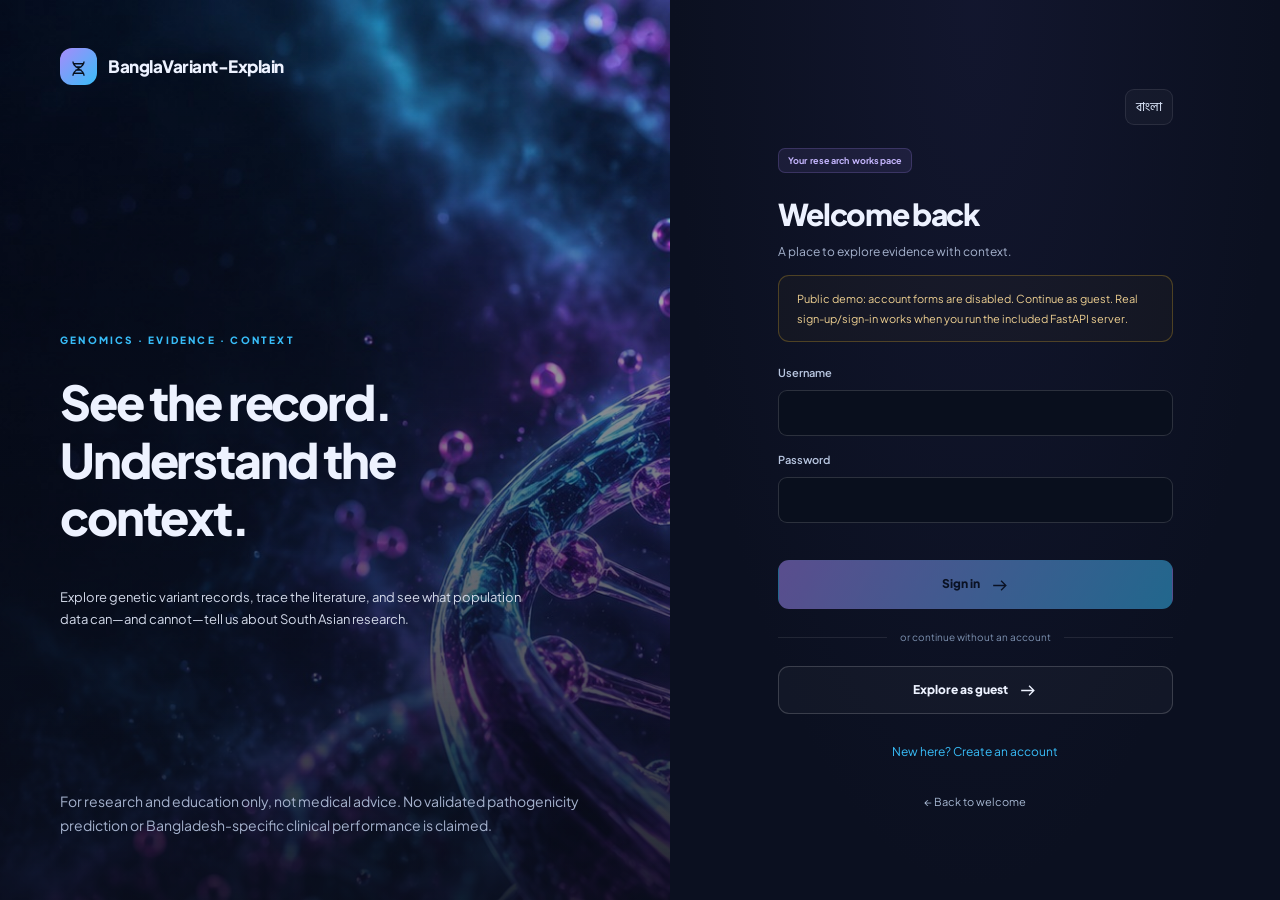
<file: login.html>
<!doctype html><html lang="en" data-backend="0"><head><meta charset="utf-8"><meta name="viewport" content="width=device-width,initial-scale=1"><title>Sign in | BanglaVariant-Explain</title><meta name="description" content="Explore genetic variant records, trace the literature, and see what population data can—and cannot—tell us about South Asian research."><meta property="og:title" content="BanglaVariant-Explain"><meta property="og:description" content="Explore genetic variant records, trace the literature, and see what population data can—and cannot—tell us about South Asian research."><meta property="og:type" content="website"><meta property="og:image" content="assets/hero.jpg"><meta name="theme-color" content="#090d1a"><link rel="icon" href="data:image/svg+xml,%3Csvg xmlns=%27http://www.w3.org/2000/svg%27 viewBox=%270 0 32 32%27%3E%3Crect width=%2732%27 height=%2732%27 rx=%278%27 fill=%27%230d2035%27/%3E%3Ctext x=%2716%27 y=%2723%27 text-anchor=%27middle%27 font-size=%2723%27 fill=%27%2367e8f9%27%3EV%3C/text%3E%3C/svg%3E"><style>@import url('https://fonts.googleapis.com/css2?family=Hind+Siliguri:wght@400;500;600;700&family=Plus+Jakarta+Sans:wght@400;500;600;700;800&display=swap');
:root{--bg:#090d1a;--panel:#11192b;--panel2:#151f34;--text:#edf2ff;--muted:#a5b2cd;--accent:#a78bfa;--accent2:#38bdf8;--border:#ffffff17;--warm:#fbbf24;--good:#5eead4;--radius:20px;--hero:none;color-scheme:dark}*{box-sizing:border-box}html{scroll-behavior:smooth}body{margin:0;background:var(--bg);color:var(--text);font:14px/1.7 'Plus Jakarta Sans','Hind Siliguri',sans-serif}html[lang=bn] body{font-family:'Hind Siliguri','Plus Jakarta Sans',sans-serif;font-size:16px}button,input,select,textarea{font:inherit}a{color:inherit;text-decoration:none}button,a,input,select,textarea{ -webkit-tap-highlight-color:transparent}button,a{touch-action:manipulation}button{cursor:pointer}button:disabled{opacity:.5;cursor:not-allowed}a:focus-visible,button:focus-visible,input:focus-visible,select:focus-visible,textarea:focus-visible{outline:3px solid var(--accent2);outline-offset:4px}h1,h2,h3,p{margin-top:0}h1,h2,h3{line-height:1.2;letter-spacing:-.045em}h1{font-size:clamp(40px,5.9vw,78px);font-weight:800;max-width:850px}h2{font-size:32px}h3{font-size:19px;letter-spacing:-.025em}p{color:var(--muted)}small{font-size:11px}.muted{color:var(--muted)}.gradient{background:linear-gradient(110deg,var(--accent),var(--accent2),#e99bf0);background-clip:text;-webkit-background-clip:text;color:transparent}.wrap{max-width:1240px;margin:auto;padding:0 36px}.brand{display:flex;align-items:center;gap:11px;font-size:17px;font-weight:800;letter-spacing:-.5px}.brand-mark{width:37px;height:37px;background:linear-gradient(135deg,var(--accent),var(--accent2));display:grid;place-items:center;color:#07101d;border-radius:12px;flex-shrink:0}.brand-mark svg{width:23px;height:23px}svg.icon{width:19px;height:19px;stroke:currentColor;stroke-width:1.7;fill:none;vertical-align:middle;flex-shrink:0}.topnav{position:relative;z-index:2;display:flex;align-items:center;justify-content:space-between;gap:20px;min-height:88px;border-bottom:1px solid var(--border)}.links,.actions,.row{display:flex;align-items:center;gap:14px;flex-wrap:wrap}.links a{color:#c4d0e6;font-size:12px}.links a:hover{color:white}.btn{display:inline-flex;justify-content:center;align-items:center;gap:10px;padding:13px 21px;border-radius:11px;background:linear-gradient(120deg,var(--accent),var(--accent2));color:#081324;border:1px solid transparent;font-weight:800;font-size:12px;transition:transform .18s,box-shadow .18s}.btn:hover{transform:translateY(-2px);box-shadow:0 8px 30px #38bdf828}.btn.secondary{background:#ffffff08;color:var(--text);border-color:#ffffff2b;box-shadow:none}.btn.small{padding:9px 13px;font-size:11px}.text-btn{background:none;border:0;color:var(--accent2);padding:6px 0;font-size:12px;display:inline-flex;align-items:center;gap:7px}.lang{border:1px solid var(--border);background:#ffffff08;border-radius:9px;padding:7px 10px;color:#e0ebff;font-size:12px}.hero{min-height:700px;position:relative;overflow:hidden;display:flex;align-items:center}.hero:before{content:'';position:absolute;inset:0;background:linear-gradient(90deg,#090d1afa 0%,#090d1aca 30%,#090d1a18 85%),var(--hero) center/cover}.hero:after{content:'';position:absolute;inset:0;background:linear-gradient(0deg,var(--bg),transparent 25%);pointer-events:none}.hero-inner{position:relative;z-index:1;padding:76px 0 115px;max-width:740px}.eyebrow{display:flex;align-items:center;gap:9px;text-transform:uppercase;letter-spacing:2.2px;color:var(--accent2);font-size:10px;font-weight:800;margin-bottom:24px}.pulse{width:6px;height:6px;background:var(--good);border-radius:50%;box-shadow:0 0 0 5px #5eead415}.hero p{max-width:520px;font-size:16px;line-height:1.9;color:#c0cce0}.hero .actions{margin-top:30px}.hero-note{margin-top:23px;font-size:11px;color:#a6b9ce}.hero-orbit{position:absolute;z-index:1;right:4%;bottom:80px;width:265px;padding:18px 22px;background:#081324ac;border:1px solid #ffffff28;backdrop-filter:blur(18px);border-radius:15px}.hero-orbit strong{display:block;font-size:13px;margin:7px 0}.hero-orbit p{font-size:11px;margin:0}.trustbar{display:grid;grid-template-columns:repeat(4,1fr);padding:26px 0;border-top:1px solid var(--border);border-bottom:1px solid var(--border);gap:24px}.trustbar span{display:block;font-size:10px;color:var(--muted);margin-bottom:3px;text-transform:uppercase;letter-spacing:1.4px}.trustbar strong{font-size:15px}.section{padding:84px 0}.section-head{display:flex;justify-content:space-between;align-items:end;gap:28px;margin-bottom:30px}.section-head p{max-width:420px;margin-bottom:0}.cards3{display:grid;grid-template-columns:repeat(3,1fr);gap:20px}.feature{padding:30px;background:linear-gradient(145deg,#18213888,#101626);border:1px solid var(--border);border-radius:var(--radius)}.feature .symbol{display:inline-grid;place-items:center;width:46px;height:46px;background:#a78bfa15;border:1px solid #a78bfa33;border-radius:14px;color:var(--accent);margin-bottom:24px}.feature p{font-size:12px}.feature small{color:var(--accent2)}.process{display:grid;grid-template-columns:repeat(4,1fr);gap:16px}.process article{border-top:1px solid #ffffff35;padding:24px 12px 0 0}.process b{display:block;color:var(--accent2);font-size:13px;margin-bottom:20px}.process p{font-size:12px}.closing{padding:50px;border:1px solid var(--border);border-radius:24px;background:radial-gradient(ellipse at right,#4664c12b,transparent 70%),#10182a}.foot{margin-top:70px;padding:26px 0;border-top:1px solid var(--border);display:flex;justify-content:space-between;gap:24px;color:var(--muted);font-size:10px}.sidebar{position:fixed;inset:0 auto 0 0;width:228px;background:#0b101ff5;border-right:1px solid var(--border);padding:27px 19px;z-index:20;display:flex;flex-direction:column}.sidebar .brand{font-size:14px;gap:9px;margin-bottom:34px}.sidebar .brand-mark{width:31px;height:31px;border-radius:10px}.nav-caption{padding:0 13px;margin:10px 0;font-size:8px;letter-spacing:1.8px;color:#8291b1}.navitem{width:100%;display:flex;gap:13px;align-items:center;background:none;border:0;border-radius:11px;padding:13px 15px;text-align:left;color:#a2afcc;font-size:11px;margin:3px 0;transition:.2s}.navitem:hover{color:white;background:#ffffff05}.navitem.active{background:linear-gradient(100deg,#a78bfa25,#38bdf80b);color:var(--accent2);box-shadow:inset 3px 0 var(--accent2)}.sidebar-bottom{margin-top:auto;border-top:1px solid var(--border);padding-top:18px}.avatar{height:32px;width:32px;display:inline-grid;place-items:center;background:#a78bfa26;border-radius:50%;color:var(--accent);font-weight:800}.userline{display:flex;gap:10px;align-items:center;padding:8px;font-size:10px}.workspace{margin-left:228px;padding:0 38px 40px;max-width:1900px}.appbar{height:84px;border-bottom:1px solid var(--border);display:flex;align-items:center;justify-content:space-between;gap:15px}.appbar .muted{font-size:10px}.appbar .actions{gap:10px}.app-title{padding:32px 0 24px;display:flex;justify-content:space-between;align-items:center;gap:20px}.app-title h1{font-size:31px;margin-bottom:8px}.app-title p{font-size:12px;margin-bottom:0}.status-banner{padding:13px 18px;border:1px solid #38bdf82b;background:#38bdf808;color:#b4d8ee;border-radius:11px;font-size:11px;line-height:1.8;margin-bottom:22px}.status-banner.warning{border-color:#fbbf2440;background:#fbbf2408;color:#edcf91}.grid2{display:grid;grid-template-columns:1.1fr 1fr;gap:22px}.gridmap{display:grid;grid-template-columns:1.3fr 1fr;gap:22px}.panel{padding:25px;background:linear-gradient(135deg,#151e32,#101727);border:1px solid var(--border);border-radius:var(--radius);min-width:0;margin-bottom:22px}.panel h3{margin-bottom:8px}.panel-sub{font-size:11px;line-height:1.7;margin-bottom:20px}.statgrid{display:grid;grid-template-columns:repeat(4,1fr);gap:16px;margin-bottom:22px}.stat{border:1px solid var(--border);border-radius:16px;padding:19px;background:#111929}.stat-label{font-size:10px;color:#a7b4ce;display:flex;gap:9px;align-items:center}.stat strong{display:block;font-size:27px;letter-spacing:-1px;margin:8px 0 3px}.stat small{color:#91a7c0;font-size:9px}.tag{display:inline-flex;align-items:center;gap:5px;padding:4px 9px;background:#5eead414;border:1px solid #5eead42a;color:#84e4d9;border-radius:7px;font-size:9px;font-weight:700;letter-spacing:.2px}.tag.purple{background:#a78bfa18;border-color:#a78bfa35;color:#c4b5fd}.tag.amber{background:#fbbf2412;border-color:#fbbf2433;color:#f9d480}.tag.rose{background:#fb718518;border-color:#fb718533;color:#fba5b3}.chart{width:100%;height:auto;display:block;overflow:visible}.chart text{font:10px 'Plus Jakarta Sans',sans-serif;fill:#9aadc9}.chart .axis{stroke:#ffffff12;stroke-width:1}.chart .line{stroke:var(--accent2);fill:none;stroke-width:2.4;stroke-linecap:round}.chart .line2{stroke:#c4b5fd;fill:none;stroke-width:2;stroke-dasharray:6 4}.legend{display:flex;gap:20px;flex-wrap:wrap;color:#b4c2da;font-size:10px;margin-top:16px}.legend i{width:8px;height:8px;display:inline-block;background:var(--accent2);border-radius:3px;margin-right:7px}.legend i.second{background:#c4b5fd}.control-row{display:flex;align-items:end;gap:14px;flex-wrap:wrap;margin-bottom:22px}.control-row label{flex:1;min-width:150px}.field{display:block;font-size:11px;font-weight:600;margin-bottom:15px;color:#b7c5df}.field span{display:block;margin-bottom:7px}input,select,textarea{background:#090f1d;color:#edf2ff;border:1px solid #ffffff24;border-radius:9px;padding:12px 14px;max-width:100%;width:100%;font-size:12px}textarea{resize:vertical;min-height:130px}input[type=checkbox]{width:auto;accent-color:var(--accent);margin-right:8px}.table-scroll{overflow:auto}.table{border-collapse:collapse;width:100%;text-align:left;font-size:11px}.table th{font-size:9px;text-transform:uppercase;letter-spacing:1px;color:#8fa3c3;font-weight:600;padding:12px;border-bottom:1px solid var(--border);white-space:nowrap}.table td{padding:15px 12px;border-bottom:1px solid #ffffff09;color:#c1cce0}.table td strong{color:#eef3ff;font-weight:600}.table td:last-child{white-space:nowrap}.table tbody tr:hover{background:#ffffff03}.kv{display:grid;grid-template-columns:1fr 1fr;gap:14px;margin:20px 0}.kv>div{padding:13px;background:#090f1b;border-radius:10px;border:1px solid #ffffff0b}.kv small{display:block;color:var(--muted);font-size:9px}.kv b{font-size:12px;overflow-wrap:anywhere}.meter{height:7px;background:#ffffff0c;border-radius:9px;margin:10px 0}.meter div{height:100%;background:linear-gradient(90deg,var(--accent),var(--accent2));border-radius:9px}.empty{padding:35px 20px;border:1px dashed #ffffff24;border-radius:14px;text-align:center;color:#aebdd7;font-size:12px}.paper{padding:23px 0;border-bottom:1px solid var(--border)}.paper:first-child{padding-top:0}.paper:last-child{border-bottom:0}.paper h3{font-size:16px;line-height:1.6;letter-spacing:-.2px;margin:12px 0}.paper p{font-size:11px}.paper details{color:#bcc8dc;font-size:12px;margin:15px 0}.paper summary{cursor:pointer;color:var(--accent2)}.paper footer{display:flex;justify-content:space-between;gap:15px;font-size:10px;flex-wrap:wrap;color:#99adc9}.paper footer a{color:var(--accent2)}.helptext{font-size:11px;color:var(--muted);line-height:1.9}.pipeline{display:grid;grid-template-columns:repeat(3,1fr);gap:16px}.pipeline article{background:#0d1424;border:1px solid var(--border);padding:22px;border-radius:14px}.pipeline b{color:var(--accent2);display:block;margin-bottom:15px}.pipeline p{font-size:11px}.source-item{padding:18px 0;border-bottom:1px solid var(--border);display:flex;justify-content:space-between;gap:20px;align-items:center;font-size:12px}.source-item a{color:var(--accent2)}.mapstage{background:radial-gradient(ellipse at center,#0a444733,#0b1422 70%);border-radius:14px;position:relative;overflow:hidden}.mapstage svg{display:block;max-height:475px;width:100%}.mapstage .land{fill:#124553;stroke:#388796;stroke-width:1.5}.mapstage .pin{cursor:pointer;fill:#67e8f9;stroke:#082432;stroke-width:2}.mapstage .pin.active{fill:#fbbf24;stroke:#fff5c5;stroke-width:2.5}.mapstage text{fill:#d6edf1;font-size:10px;font-family:inherit}.mapstage .grid{stroke:#ffffff06;stroke-width:1}.citylist{display:grid;grid-template-columns:repeat(2,1fr);gap:9px;margin:17px 0}.citylist button{padding:11px;background:#0d1424;color:#b8c9dd;border:1px solid var(--border);border-radius:9px;text-align:left;font-size:11px}.citylist button.active{border-color:var(--accent2);color:#ccf7ff;background:#1c708022}.notice-mini{font-size:10px;color:#91a6c0;margin-top:10px}.hidden{display:none!important}.toast{position:fixed;right:22px;bottom:22px;background:#182640;border:1px solid #7dd3fc55;border-radius:12px;padding:16px 22px;z-index:80;max-width:min(440px,calc(100vw - 44px));box-shadow:0 15px 50px #0008;font-size:12px}.auth-layout{display:grid;grid-template-columns:1.1fr 1fr;min-height:100vh}.auth-art{position:relative;display:flex;flex-direction:column;justify-content:space-between;padding:48px 60px;background:linear-gradient(0deg,#090d1ae6,#090d1a20),var(--hero) center/cover}.auth-art .brand{position:relative;z-index:1}.auth-message{max-width:480px;padding:120px 0 20px}.auth-message h1{font-size:48px}.auth-message p{font-size:13px;color:#d2d9e9}.auth-main{display:flex;align-items:center;justify-content:center;padding:50px 30px;background:radial-gradient(ellipse at top,#2425504a,transparent 70%),#0b1020}.auth-card{width:100%;max-width:395px}.auth-card h1{font-size:30px;margin-bottom:10px}.auth-card>p{font-size:12px}.auth-card .btn{width:100%}.auth-card .separator{text-align:center;color:#7c90af;font-size:10px;margin:20px 0;display:flex;align-items:center;gap:13px}.separator:before,.separator:after{content:'';height:1px;background:var(--border);flex:1}.checkbox-row{font-size:10px;color:#adbbd2;display:flex;align-items:start;gap:7px;margin-bottom:20px}.checkbox-row input{margin-top:4px}.back-home{display:block;text-align:center;margin-top:24px;color:#a5b6d0;font-size:11px}.auth-error{font-size:11px;color:#fca5a5;min-height:22px}.searchbox{max-width:520px;flex:1;display:flex;gap:10px}.app-view .view-intro{padding:30px;background:linear-gradient(110deg,#151f38f2,#1b223985),var(--hero) right/cover;border:1px solid var(--border);border-radius:20px;margin-bottom:22px}.view-intro h2{margin-bottom:10px}.view-intro p{max-width:690px;margin:0;font-size:12px}.view-intro.teal{background:linear-gradient(110deg,#092c36ee,#102b3bbb),var(--hero) center/cover}.view-intro.rose{background:linear-gradient(110deg,#31203bee,#1b1b35bb),var(--hero) right/cover}.view-intro.amber{background:linear-gradient(110deg,#302b1bee,#1b2635bb),var(--hero) right/cover}.desktop-hide{display:none}dialog{background:#101a2e;color:#edf2ff;border:1px solid #ffffff35;border-radius:18px;max-width:750px;width:90%;max-height:85vh;padding:30px}dialog::backdrop{background:#000b;backdrop-filter:blur(4px)}.saved-item{padding:16px;border:1px solid var(--border);border-radius:12px;margin-bottom:10px;font-size:12px}.saved-item p{margin:6px 0;font-size:11px}.upload-drop{border:1px dashed #7dd3fc60;background:#38bdf807;padding:24px;border-radius:15px}.chip-row{display:flex;gap:8px;flex-wrap:wrap;margin:15px 0}.chip{padding:6px 11px;border:1px solid #ffffff23;background:#ffffff05;border-radius:8px;color:#c2d3ea;font-size:10px}.mobile-backdrop{display:none}body.flood{--bg:#07131e;--panel:#0e2330;--panel2:#142c3c;--accent:#2dd4bf;--accent2:#67c9ff}.flood .sidebar{background:#081823f5}.flood .panel{background:linear-gradient(145deg,#112a36,#0d1e2d)}.flood .stat{background:#0c2230}.flood .navitem.active{background:linear-gradient(90deg,#14b8a620,#3b82f60c)}.flood .hero:before{background:linear-gradient(90deg,#07131ef5,#07131e83 50%,#07131e15),var(--hero) center/cover}.flood .feature{background:linear-gradient(145deg,#11323b88,#0b1d2b)}
@media(min-width:1600px){.hero{min-height:770px}.hero-inner{padding-top:100px}}@media(max-width:1100px){.sidebar{width:205px;padding:24px 13px}.workspace{margin-left:205px;padding:0 24px 35px}.grid2,.gridmap{grid-template-columns:1fr}.statgrid{grid-template-columns:repeat(2,1fr)}.hero-orbit{display:none}.hero-inner{max-width:690px}.auth-art{padding:35px}.auth-message h1{font-size:38px}.pipeline{grid-template-columns:repeat(2,1fr)}}@media(max-width:760px){.wrap{padding:0 22px}.topnav{min-height:76px}.topnav .links{display:none}.topnav .actions .btn{display:none}.hero{min-height:650px}.hero-inner{padding:70px 0 95px}.hero:before,.flood .hero:before{background:linear-gradient(90deg,#090d1ae6,#090d1a94),var(--hero) 65% center/cover}.hero h1{font-size:46px;max-width:560px}.hero p{font-size:14px}.trustbar{grid-template-columns:repeat(2,1fr);gap:20px}.section{padding:55px 0}.section-head{display:block}.section-head p{margin-top:15px}.cards3,.process{grid-template-columns:1fr}.feature{padding:25px}.feature .symbol{margin-bottom:16px}.closing{padding:30px}.foot{display:block}.foot span{display:block;margin-bottom:12px}.sidebar{transform:translateX(-100%);transition:transform .2s;width:245px}.sidebar.open{transform:translateX(0)}.mobile-backdrop.visible{display:block;position:fixed;inset:0;z-index:19;background:#0009}.workspace{margin-left:0;padding:0 18px 28px}.desktop-hide{display:inline-flex}.appbar{height:72px}.appbar .muted{display:none}.appbar .actions .tag{display:none}.app-title{align-items:start}.app-title h1{font-size:27px}.app-title .btn{padding:9px 12px}.statgrid{gap:10px}.stat{padding:15px}.stat strong{font-size:23px}.panel{padding:20px}.pipeline{grid-template-columns:1fr}.auth-layout{grid-template-columns:1fr}.auth-art{padding:26px 25px;min-height:170px;background-position:center}.auth-message{padding:40px 0 0;max-width:100%}.auth-message h1{font-size:28px;margin-bottom:10px}.auth-message p,.auth-art .auth-bottom{display:none}.auth-main{padding:38px 24px}.app-view .view-intro{padding:24px}.app-view .view-intro h2{font-size:25px}.table{min-width:560px}.control-row{gap:10px}.control-row .btn{width:100%}.kv{grid-template-columns:1fr 1fr}.source-item{align-items:start;flex-direction:column;gap:8px}}@media(prefers-reduced-motion:reduce){html{scroll-behavior:auto}*,*:before,*:after{transition:none!important;animation:none!important}}@media print{.sidebar,.appbar,.actions,button{display:none!important}.workspace{margin:0;padding:0}.panel,.stat{break-inside:avoid;border:1px solid #999;background:white!important}body{background:white;color:black}.muted,p,.table td,.table th{color:#333}}

.sidebar{overflow-y:auto}.sidebar .navitem,.sidebar-bottom{flex-shrink:0}.mobilebar{display:none}@media(max-width:760px){.workspace{padding-bottom:110px}.mobilebar{display:flex;position:fixed;bottom:0;left:0;right:0;z-index:18;background:#091423f5;border-top:1px solid #ffffff22;backdrop-filter:blur(18px);padding:8px 8px calc(8px + env(safe-area-inset-bottom));justify-content:space-around}.mobilebar button{border:0;background:none;color:#93abc6;display:flex;flex-direction:column;align-items:center;gap:5px;min-width:65px;font-size:9px;padding:5px}.mobilebar button.active{color:var(--accent2)}}
:root{--hero:url("[data-uri]")}</style></head><body class="bio" data-mode="login"><main class="auth-layout"><section class="auth-art"><a class="brand" href="index.html"><span class="brand-mark"><span data-icon="dna"></span></span>BanglaVariant-Explain</a><div class="auth-message"><div class="eyebrow"><span class="" data-en="GENOMICS · EVIDENCE · CONTEXT" data-bn="GENOMICS · প্রমাণ · CONTEXT">GENOMICS · EVIDENCE · CONTEXT</span></div><h1><span class="" data-en="See the record. Understand the context." data-bn="Record পড়ুন, context বুঝুন।">See the record. Understand the context.</span></h1><p><span class="" data-en="Explore genetic variant records, trace the literature, and see what population data can—and cannot—tell us about South Asian research." data-bn="Genetic variant-এর record ও গবেষণাপত্র পড়ুন। South Asian population data কোথায় আছে, কোথায় নেই—তা স্পষ্টভাবে দেখুন।">Explore genetic variant records, trace the literature, and see what population data can—and cannot—tell us about South Asian research.</span></p></div><p class="auth-bottom"><span class="" data-en="For research and education only, not medical advice. No validated pathogenicity prediction or Bangladesh-specific clinical performance is claimed." data-bn="শুধু গবেষণা ও শিক্ষা। Medical advice নয়। Validated pathogenicity prediction বা Bangladesh-specific clinical performance দাবি করা হচ্ছে না।">For research and education only, not medical advice. No validated pathogenicity prediction or Bangladesh-specific clinical performance is claimed.</span></p></section><section class="auth-main"><div class="auth-card"><div class="actions" style="justify-content:flex-end;margin-bottom:22px"><button class="lang" data-lang>বাংলা</button></div><span class="tag purple"><span class="" data-en="Your research workspace" data-bn="আপনার research workspace">Your research workspace</span></span><h1 style="margin-top:23px"><span class="" data-en="Welcome back" data-bn="স্বাগতম">Welcome back</span></h1><p><span class="" data-en="A place to explore evidence with context." data-bn="প্রমাণ পড়ুন, সীমাবদ্ধতা বুঝুন।">A place to explore evidence with context.</span></p><div id="previewNote" class="status-banner warning"><span class="" data-en="Public demo: account forms are disabled. Continue as guest. Real sign-up/sign-in works when you run the included FastAPI server." data-bn="Public demo-তে account form বন্ধ। Guest হিসেবে ঢুকুন। ZIP-এর FastAPI server চালালে আসল sign-up/sign-in কাজ করে।">Public demo: account forms are disabled. Continue as guest. Real sign-up/sign-in works when you run the included FastAPI server.</span></div><form id="authForm"><label class="field"><span class="" data-en="Username" data-bn="ইউজারনেম">Username</span><input id="username" name="username" minlength="3" maxlength="40" required autocomplete="username"></label><label class="field"><span class="" data-en="Password" data-bn="পাসওয়ার্ড">Password</span><input id="password" type="password" name="password" minlength="12" maxlength="128" required autocomplete="current-password"></label><div class="auth-error" id="authError" role="alert"></div><button id="submitButton" class="btn" type="submit"><span class="" data-en="Sign in" data-bn="সাইন ইন">Sign in</span><span data-icon="arrow"></span></button></form><div class="separator"><span class="" data-en="or continue without an account" data-bn="অ্যাকাউন্ট ছাড়াই দেখুন">or continue without an account</span></div><a class="btn secondary" href="dashboard.html"><span class="" data-en="Explore as guest" data-bn="Guest হিসেবে দেখুন">Explore as guest</span><span data-icon="arrow"></span></a><p style="text-align:center;margin-top:22px;font-size:11px"><a class="text-btn" href="signup.html"><span class="" data-en="New here? Create an account" data-bn="নতুন? অ্যাকাউন্ট খুলুন">New here? Create an account</span></a></p><a href="index.html" class="back-home">← <span class="" data-en="Back to welcome" data-bn="Welcome page-এ ফিরুন">Back to welcome</span></a></div></section></main><div id="toast" class="toast hidden" role="status"></div><script>'use strict';
const $=id=>document.getElementById(id),esc=s=>String(s??'').replace(/[&<>"']/g,c=>({'&':'&amp;','<':'&lt;','>':'&gt;','"':'&quot;',"'":'&#39;'}[c]));
const ICONS={dna:'M5 3c0 9 14 9 14 18M19 3C19 12 5 12 5 21M6 6h12M8 10h8M8 14h8M6 18h12',home:'m3 10 9-7 9 7v11H3zM9 21v-8h6v8',search:'M20 20l-5-5M17 10a7 7 0 1 1-14 0 7 7 0 0 1 14 0',map:'m3 5 6-3 6 3 6-3v17l-6 3-6-3-6 3zM9 2v17M15 5v17',book:'M12 5C8 2 3 3 2 4v15c4-2 7-1 10 1 3-2 6-3 10-1V4c-4-2-7-1-10 1zM12 5v15',chart:'M3 3v18h18M7 15l4-5 4 3 6-8',cpu:'M7 7h10v10H7zM9 2v5M15 2v5M9 17v5M15 17v5M2 9h5M2 15h5M17 9h5M17 15h5',help:'M9 9a3 3 0 1 1 5 2c-2 1-2 2-2 3M12 17h.01M22 12a10 10 0 1 1-20 0 10 10 0 0 1 20 0',download:'M12 3v12m-5-5 5 5 5-5M4 16v5h16v-5',arrow:'M4 12h16m-6-6 6 6-6 6',shield:'m12 2 9 4v6c0 5-9 10-9 10S3 17 3 12V6zM8 12l3 3 5-6',rain:'M6 14a5 5 0 1 1 3-9 6 6 0 0 1 11 6c3 4-2 5-3 4M7 17l-2 4M13 17l-2 4M19 17l-2 4',bug:'M8 8h8v8a4 4 0 0 1-8 0zM9 8V5a3 3 0 0 1 6 0v3M3 10h5M16 10h5M3 16h5M16 16h5M6 3l3 3M18 3l-3 3',water:'M12 2S4 11 4 15a8 8 0 0 0 16 0C20 11 12 2 12 2z',news:'M4 3h16v18H4zM8 7h8M8 11h8M8 15h3M14 15h2M8 18h8',save:'M5 3h14v18l-7-5-7 5z',logout:'M9 3H3v18h6M10 12h11m-5-5 5 5-5 5',user:'M16 7a4 4 0 1 1-8 0 4 4 0 0 1 8 0M4 21v-3a8 8 0 0 1 16 0v3',menu:'M3 6h18M3 12h18M3 18h18',globe:'M22 12a10 10 0 1 1-20 0 10 10 0 0 1 20 0M2 12h20M12 2c-6 6-6 14 0 20 6-6 6-14 0-20',clock:'M12 7v5l3 2M22 12a10 10 0 1 1-20 0 10 10 0 0 1 20 0',check:'m5 12 4 4L20 5',close:'m6 6 12 12M6 18 18 6',upload:'M12 16V3m-5 5 5-5 5 5M4 16v5h16v-5',mail:'M3 5h18v14H3zM3 5l9 8 9-8',settings:'M3 6h18M3 12h18M3 18h18M8 3v6M16 9v6M8 15v6'};
function icon(n){return '<svg class="icon" viewBox="0 0 24 24" aria-hidden="true"><path d="'+(ICONS[n]||ICONS.help)+'"/></svg>'}document.querySelectorAll('[data-icon]').forEach(e=>e.innerHTML=icon(e.dataset.icon));
let lang='en';try{lang=localStorage.getItem('project-lang')==='bn'?'bn':'en'}catch(e){}const tr=(a,b)=>lang==='bn'?b:a;
function translate(){document.documentElement.lang=lang;document.querySelectorAll('[data-en]').forEach(e=>e.textContent=e.dataset[lang]||e.dataset.en);document.querySelectorAll('[data-lang]').forEach(e=>e.textContent=lang==='en'?'বাংলা':'English');if(window.renderApp)window.renderApp()}
document.querySelectorAll('[data-lang]').forEach(b=>b.onclick=()=>{lang=lang==='en'?'bn':'en';try{localStorage.setItem('project-lang',lang)}catch(e){}translate()});
function toast(s){if(!$('toast'))return;$('toast').textContent=s;$('toast').classList.remove('hidden');clearTimeout(window.toastTimer);window.toastTimer=setTimeout(()=>$('toast').classList.add('hidden'),4200)}
function download(name,text,type='text/plain;charset=utf-8'){const u=URL.createObjectURL(new Blob([text],{type})),a=document.createElement('a');a.href=u;a.download=name;a.click();setTimeout(()=>URL.revokeObjectURL(u),1500)}
function csvDownload(name,rows){download(name,rows.map(r=>r.map(v=>'"'+String(v??'').replace(/"/g,'""')+'"').join(',')).join('\r\n'),'text/csv;charset=utf-8')}
function chart(series,labels,opts={}){const w=700,h=240,p={l:44,r:18,t:20,b:38};const values=series.flatMap(s=>s.values).filter(Number.isFinite),max=Math.max(1,...values)*1.12,min=opts.min??0;const X=i=>p.l+i*(w-p.l-p.r)/Math.max(1,labels.length-1),Y=v=>h-p.b-(v-min)/(max-min)*(h-p.t-p.b);let out=`<svg class="chart" role="img" aria-label="${esc(opts.label||'Data chart')}" viewBox="0 0 ${w} ${h}">`;
for(let i=0;i<5;i++){let v=min+(max-min)*i/4,y=Y(v);out+=`<line class="axis" x1="${p.l}" x2="${w-p.r}" y1="${y}" y2="${y}"/><text x="${p.l-9}" y="${y+4}" text-anchor="end">${v.toFixed(0)}</text>`}for(let i=0;i<labels.length;i+=Math.max(1,Math.ceil(labels.length/6)))out+=`<text x="${X(i)}" y="${h-10}" text-anchor="middle">${esc(labels[i].slice(5))}</text>`;
series.forEach((s,j)=>{let path='',started=false;s.values.forEach((v,i)=>{if(!Number.isFinite(v)){started=false;return}path+=(started?'L':'M')+X(i).toFixed(2)+' '+Y(v).toFixed(2)+' ';started=true});out+=`<path class="${j?'line2':'line'}" d="${path}"/>`});return out+'</svg>'+`<div class="legend">${series.map((s,i)=>`<span><i class="${i?'second':''}"></i>${esc(s.name)}</span>`).join('')}</div>`}
function makePDF(title,lines,name){const safe=s=>String(s).normalize('NFKD').replace(/[^\x20-\x7E]/g,' ').replace(/[\\()]/g,'\\$&');let all=[];for(let line of [title,'Research prototype | Nafisa Tasneem Esha','',...lines]){let words=String(line).replace(/[^\x20-\x7E]/g,' ').split(/\s+/),s='';for(const w of words){if((s+' '+w).length>90){all.push(s);s=w}else s+=(s?' ':'')+w}all.push(s)}let pages=[];while(all.length)pages.push(all.splice(0,47));let objects=['<< /Type /Catalog /Pages 2 0 R >>','', '<< /Type /Font /Subtype /Type1 /BaseFont /Helvetica >>'];let kids=[];for(const lines of pages){let pi=objects.length+1,ci=pi+1;kids.push(pi+' 0 R');objects.push(`<< /Type /Page /Parent 2 0 R /MediaBox [0 0 595 842] /Resources << /Font << /F1 3 0 R >> >> /Contents ${ci} 0 R >>`);let stream='BT /F1 10 Tf 45 790 Td 15 TL '+lines.map((s,i)=>(i?'T* ':'')+'('+safe(s)+') Tj').join('\n')+' ET';objects.push(`<< /Length ${stream.length} >>\nstream\n${stream}\nendstream`)}objects[1]=`<< /Type /Pages /Kids [${kids.join(' ')}] /Count ${pages.length} >>`;let out='%PDF-1.4\n',offsets=[0];objects.forEach((o,i)=>{offsets.push(out.length);out+=(i+1)+' 0 obj\n'+o+'\nendobj\n'});let start=out.length;out+='xref\n0 '+(objects.length+1)+'\n0000000000 65535 f \n'+offsets.slice(1).map(n=>String(n).padStart(10,'0')+' 00000 n \n').join('')+`trailer\n<< /Size ${objects.length+1} /Root 1 0 R >>\nstartxref\n${start}\n%%EOF`;download(name,out,'application/pdf')}
function readSaved(key){try{let x=JSON.parse(localStorage.getItem(key)||'[]');return Array.isArray(x)?x.filter(v=>v&&typeof v==='object'&&!Array.isArray(v)).slice(0,30):[]}catch(e){return[]}}
function writeSaved(key,x){try{localStorage.setItem(key,JSON.stringify(x.slice(0,30)));return true}catch(e){toast(tr('Browser storage unavailable. Export a report instead.','Browser storage পাওয়া যাচ্ছে না। Report export করুন।'));return false}}
let backend=document.documentElement.dataset.backend==='1',csrf='',account=null;
async function api(path,data){const r=await fetch('/api/'+path,{method:data?'POST':'GET',credentials:'same-origin',headers:data?{'Content-Type':'application/json','X-CSRFToken':csrf}:{},body:data?JSON.stringify(data):undefined});const d=await r.json();if(!r.ok)throw Error(d.detail||'Request failed');return d}
async function accountInit(){if(!backend)return;try{const d=await api('session');csrf=d.csrf;account=d.user;if($('accountName'))$('accountName').textContent=account||'Guest';if($('accountAction'))$('accountAction').innerHTML=icon(account?'logout':'user')+'<span>'+tr(account?'Sign out':'Sign in',account?'সাইন আউট':'সাইন ইন')+'</span>'}catch(e){toast(e.message)}}
function bindShell(){document.querySelectorAll('[data-view]').forEach(e=>e.onclick=()=>view(e.dataset.view));if($('menuButton'))$('menuButton').onclick=()=>{$('sidebar').classList.toggle('open');$('backdrop').classList.toggle('visible')};if($('mobileMore'))$('mobileMore').onclick=()=>{$('sidebar').classList.toggle('open');$('backdrop').classList.toggle('visible')};if($('backdrop'))$('backdrop').onclick=()=>{$('sidebar').classList.remove('open');$('backdrop').classList.remove('visible')};if($('accountAction'))$('accountAction').onclick=async()=>{if(backend&&account){try{await api('logout',{});await accountInit();toast(tr('Signed out.','সাইন আউট হয়েছে।'))}catch(e){toast(e.message)}}else location.href='login.html'};window.addEventListener('hashchange',()=>view(location.hash.slice(1)||'overview'));accountInit()}
function view(id){if(!document.querySelector('[data-section="'+id+'"]'))id='overview';document.querySelectorAll('[data-section]').forEach(e=>e.classList.toggle('hidden',e.dataset.section!==id));document.querySelectorAll('[data-view]').forEach(e=>e.classList.toggle('active',e.dataset.view===id));$('sidebar')?.classList.remove('open');$('backdrop')?.classList.remove('visible');if(window.viewChanged)window.viewChanged(id)}
translate();
</script><script>const form=$('authForm'),signup=document.body.dataset.mode==='signup';
if(form){if(!backend){document.querySelectorAll('#authForm input,#authForm button').forEach(e=>e.disabled=true)}else{$('previewNote').classList.add('hidden');accountInit()}
 form.onsubmit=async e=>{e.preventDefault();if(!backend)return;let d={username:$('username').value.trim(),password:$('password').value};if(signup){d.password_confirm=$('confirm').value;d.accepted_limits=$('accept').checked}if(!csrf){$('authError').textContent=tr('Wait for the secure session.','Secure session load হওয়া পর্যন্ত অপেক্ষা করুন।');return}$('submitButton').disabled=true;try{await api(signup?'signup':'login',d);location.href='dashboard.html'}catch(e){$('authError').textContent=e.message}finally{$('submitButton').disabled=false}};
}
</script></body></html>
</file>
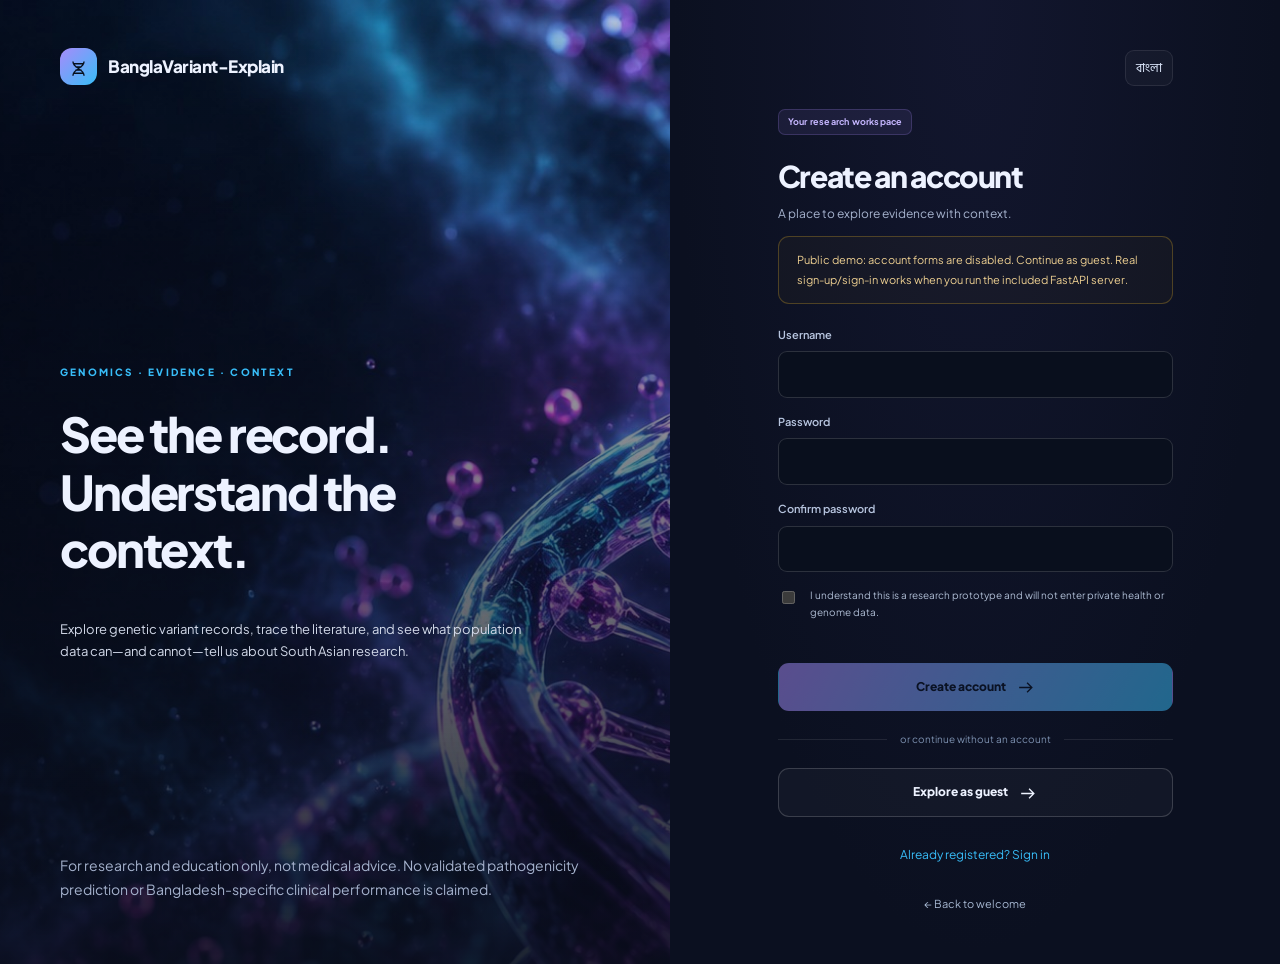
<file: signup.html>
<!doctype html><html lang="en" data-backend="0"><head><meta charset="utf-8"><meta name="viewport" content="width=device-width,initial-scale=1"><title>Create account | BanglaVariant-Explain</title><meta name="description" content="Explore genetic variant records, trace the literature, and see what population data can—and cannot—tell us about South Asian research."><meta property="og:title" content="BanglaVariant-Explain"><meta property="og:description" content="Explore genetic variant records, trace the literature, and see what population data can—and cannot—tell us about South Asian research."><meta property="og:type" content="website"><meta property="og:image" content="assets/hero.jpg"><meta name="theme-color" content="#090d1a"><link rel="icon" href="data:image/svg+xml,%3Csvg xmlns=%27http://www.w3.org/2000/svg%27 viewBox=%270 0 32 32%27%3E%3Crect width=%2732%27 height=%2732%27 rx=%278%27 fill=%27%230d2035%27/%3E%3Ctext x=%2716%27 y=%2723%27 text-anchor=%27middle%27 font-size=%2723%27 fill=%27%2367e8f9%27%3EV%3C/text%3E%3C/svg%3E"><style>@import url('https://fonts.googleapis.com/css2?family=Hind+Siliguri:wght@400;500;600;700&family=Plus+Jakarta+Sans:wght@400;500;600;700;800&display=swap');
:root{--bg:#090d1a;--panel:#11192b;--panel2:#151f34;--text:#edf2ff;--muted:#a5b2cd;--accent:#a78bfa;--accent2:#38bdf8;--border:#ffffff17;--warm:#fbbf24;--good:#5eead4;--radius:20px;--hero:none;color-scheme:dark}*{box-sizing:border-box}html{scroll-behavior:smooth}body{margin:0;background:var(--bg);color:var(--text);font:14px/1.7 'Plus Jakarta Sans','Hind Siliguri',sans-serif}html[lang=bn] body{font-family:'Hind Siliguri','Plus Jakarta Sans',sans-serif;font-size:16px}button,input,select,textarea{font:inherit}a{color:inherit;text-decoration:none}button,a,input,select,textarea{ -webkit-tap-highlight-color:transparent}button,a{touch-action:manipulation}button{cursor:pointer}button:disabled{opacity:.5;cursor:not-allowed}a:focus-visible,button:focus-visible,input:focus-visible,select:focus-visible,textarea:focus-visible{outline:3px solid var(--accent2);outline-offset:4px}h1,h2,h3,p{margin-top:0}h1,h2,h3{line-height:1.2;letter-spacing:-.045em}h1{font-size:clamp(40px,5.9vw,78px);font-weight:800;max-width:850px}h2{font-size:32px}h3{font-size:19px;letter-spacing:-.025em}p{color:var(--muted)}small{font-size:11px}.muted{color:var(--muted)}.gradient{background:linear-gradient(110deg,var(--accent),var(--accent2),#e99bf0);background-clip:text;-webkit-background-clip:text;color:transparent}.wrap{max-width:1240px;margin:auto;padding:0 36px}.brand{display:flex;align-items:center;gap:11px;font-size:17px;font-weight:800;letter-spacing:-.5px}.brand-mark{width:37px;height:37px;background:linear-gradient(135deg,var(--accent),var(--accent2));display:grid;place-items:center;color:#07101d;border-radius:12px;flex-shrink:0}.brand-mark svg{width:23px;height:23px}svg.icon{width:19px;height:19px;stroke:currentColor;stroke-width:1.7;fill:none;vertical-align:middle;flex-shrink:0}.topnav{position:relative;z-index:2;display:flex;align-items:center;justify-content:space-between;gap:20px;min-height:88px;border-bottom:1px solid var(--border)}.links,.actions,.row{display:flex;align-items:center;gap:14px;flex-wrap:wrap}.links a{color:#c4d0e6;font-size:12px}.links a:hover{color:white}.btn{display:inline-flex;justify-content:center;align-items:center;gap:10px;padding:13px 21px;border-radius:11px;background:linear-gradient(120deg,var(--accent),var(--accent2));color:#081324;border:1px solid transparent;font-weight:800;font-size:12px;transition:transform .18s,box-shadow .18s}.btn:hover{transform:translateY(-2px);box-shadow:0 8px 30px #38bdf828}.btn.secondary{background:#ffffff08;color:var(--text);border-color:#ffffff2b;box-shadow:none}.btn.small{padding:9px 13px;font-size:11px}.text-btn{background:none;border:0;color:var(--accent2);padding:6px 0;font-size:12px;display:inline-flex;align-items:center;gap:7px}.lang{border:1px solid var(--border);background:#ffffff08;border-radius:9px;padding:7px 10px;color:#e0ebff;font-size:12px}.hero{min-height:700px;position:relative;overflow:hidden;display:flex;align-items:center}.hero:before{content:'';position:absolute;inset:0;background:linear-gradient(90deg,#090d1afa 0%,#090d1aca 30%,#090d1a18 85%),var(--hero) center/cover}.hero:after{content:'';position:absolute;inset:0;background:linear-gradient(0deg,var(--bg),transparent 25%);pointer-events:none}.hero-inner{position:relative;z-index:1;padding:76px 0 115px;max-width:740px}.eyebrow{display:flex;align-items:center;gap:9px;text-transform:uppercase;letter-spacing:2.2px;color:var(--accent2);font-size:10px;font-weight:800;margin-bottom:24px}.pulse{width:6px;height:6px;background:var(--good);border-radius:50%;box-shadow:0 0 0 5px #5eead415}.hero p{max-width:520px;font-size:16px;line-height:1.9;color:#c0cce0}.hero .actions{margin-top:30px}.hero-note{margin-top:23px;font-size:11px;color:#a6b9ce}.hero-orbit{position:absolute;z-index:1;right:4%;bottom:80px;width:265px;padding:18px 22px;background:#081324ac;border:1px solid #ffffff28;backdrop-filter:blur(18px);border-radius:15px}.hero-orbit strong{display:block;font-size:13px;margin:7px 0}.hero-orbit p{font-size:11px;margin:0}.trustbar{display:grid;grid-template-columns:repeat(4,1fr);padding:26px 0;border-top:1px solid var(--border);border-bottom:1px solid var(--border);gap:24px}.trustbar span{display:block;font-size:10px;color:var(--muted);margin-bottom:3px;text-transform:uppercase;letter-spacing:1.4px}.trustbar strong{font-size:15px}.section{padding:84px 0}.section-head{display:flex;justify-content:space-between;align-items:end;gap:28px;margin-bottom:30px}.section-head p{max-width:420px;margin-bottom:0}.cards3{display:grid;grid-template-columns:repeat(3,1fr);gap:20px}.feature{padding:30px;background:linear-gradient(145deg,#18213888,#101626);border:1px solid var(--border);border-radius:var(--radius)}.feature .symbol{display:inline-grid;place-items:center;width:46px;height:46px;background:#a78bfa15;border:1px solid #a78bfa33;border-radius:14px;color:var(--accent);margin-bottom:24px}.feature p{font-size:12px}.feature small{color:var(--accent2)}.process{display:grid;grid-template-columns:repeat(4,1fr);gap:16px}.process article{border-top:1px solid #ffffff35;padding:24px 12px 0 0}.process b{display:block;color:var(--accent2);font-size:13px;margin-bottom:20px}.process p{font-size:12px}.closing{padding:50px;border:1px solid var(--border);border-radius:24px;background:radial-gradient(ellipse at right,#4664c12b,transparent 70%),#10182a}.foot{margin-top:70px;padding:26px 0;border-top:1px solid var(--border);display:flex;justify-content:space-between;gap:24px;color:var(--muted);font-size:10px}.sidebar{position:fixed;inset:0 auto 0 0;width:228px;background:#0b101ff5;border-right:1px solid var(--border);padding:27px 19px;z-index:20;display:flex;flex-direction:column}.sidebar .brand{font-size:14px;gap:9px;margin-bottom:34px}.sidebar .brand-mark{width:31px;height:31px;border-radius:10px}.nav-caption{padding:0 13px;margin:10px 0;font-size:8px;letter-spacing:1.8px;color:#8291b1}.navitem{width:100%;display:flex;gap:13px;align-items:center;background:none;border:0;border-radius:11px;padding:13px 15px;text-align:left;color:#a2afcc;font-size:11px;margin:3px 0;transition:.2s}.navitem:hover{color:white;background:#ffffff05}.navitem.active{background:linear-gradient(100deg,#a78bfa25,#38bdf80b);color:var(--accent2);box-shadow:inset 3px 0 var(--accent2)}.sidebar-bottom{margin-top:auto;border-top:1px solid var(--border);padding-top:18px}.avatar{height:32px;width:32px;display:inline-grid;place-items:center;background:#a78bfa26;border-radius:50%;color:var(--accent);font-weight:800}.userline{display:flex;gap:10px;align-items:center;padding:8px;font-size:10px}.workspace{margin-left:228px;padding:0 38px 40px;max-width:1900px}.appbar{height:84px;border-bottom:1px solid var(--border);display:flex;align-items:center;justify-content:space-between;gap:15px}.appbar .muted{font-size:10px}.appbar .actions{gap:10px}.app-title{padding:32px 0 24px;display:flex;justify-content:space-between;align-items:center;gap:20px}.app-title h1{font-size:31px;margin-bottom:8px}.app-title p{font-size:12px;margin-bottom:0}.status-banner{padding:13px 18px;border:1px solid #38bdf82b;background:#38bdf808;color:#b4d8ee;border-radius:11px;font-size:11px;line-height:1.8;margin-bottom:22px}.status-banner.warning{border-color:#fbbf2440;background:#fbbf2408;color:#edcf91}.grid2{display:grid;grid-template-columns:1.1fr 1fr;gap:22px}.gridmap{display:grid;grid-template-columns:1.3fr 1fr;gap:22px}.panel{padding:25px;background:linear-gradient(135deg,#151e32,#101727);border:1px solid var(--border);border-radius:var(--radius);min-width:0;margin-bottom:22px}.panel h3{margin-bottom:8px}.panel-sub{font-size:11px;line-height:1.7;margin-bottom:20px}.statgrid{display:grid;grid-template-columns:repeat(4,1fr);gap:16px;margin-bottom:22px}.stat{border:1px solid var(--border);border-radius:16px;padding:19px;background:#111929}.stat-label{font-size:10px;color:#a7b4ce;display:flex;gap:9px;align-items:center}.stat strong{display:block;font-size:27px;letter-spacing:-1px;margin:8px 0 3px}.stat small{color:#91a7c0;font-size:9px}.tag{display:inline-flex;align-items:center;gap:5px;padding:4px 9px;background:#5eead414;border:1px solid #5eead42a;color:#84e4d9;border-radius:7px;font-size:9px;font-weight:700;letter-spacing:.2px}.tag.purple{background:#a78bfa18;border-color:#a78bfa35;color:#c4b5fd}.tag.amber{background:#fbbf2412;border-color:#fbbf2433;color:#f9d480}.tag.rose{background:#fb718518;border-color:#fb718533;color:#fba5b3}.chart{width:100%;height:auto;display:block;overflow:visible}.chart text{font:10px 'Plus Jakarta Sans',sans-serif;fill:#9aadc9}.chart .axis{stroke:#ffffff12;stroke-width:1}.chart .line{stroke:var(--accent2);fill:none;stroke-width:2.4;stroke-linecap:round}.chart .line2{stroke:#c4b5fd;fill:none;stroke-width:2;stroke-dasharray:6 4}.legend{display:flex;gap:20px;flex-wrap:wrap;color:#b4c2da;font-size:10px;margin-top:16px}.legend i{width:8px;height:8px;display:inline-block;background:var(--accent2);border-radius:3px;margin-right:7px}.legend i.second{background:#c4b5fd}.control-row{display:flex;align-items:end;gap:14px;flex-wrap:wrap;margin-bottom:22px}.control-row label{flex:1;min-width:150px}.field{display:block;font-size:11px;font-weight:600;margin-bottom:15px;color:#b7c5df}.field span{display:block;margin-bottom:7px}input,select,textarea{background:#090f1d;color:#edf2ff;border:1px solid #ffffff24;border-radius:9px;padding:12px 14px;max-width:100%;width:100%;font-size:12px}textarea{resize:vertical;min-height:130px}input[type=checkbox]{width:auto;accent-color:var(--accent);margin-right:8px}.table-scroll{overflow:auto}.table{border-collapse:collapse;width:100%;text-align:left;font-size:11px}.table th{font-size:9px;text-transform:uppercase;letter-spacing:1px;color:#8fa3c3;font-weight:600;padding:12px;border-bottom:1px solid var(--border);white-space:nowrap}.table td{padding:15px 12px;border-bottom:1px solid #ffffff09;color:#c1cce0}.table td strong{color:#eef3ff;font-weight:600}.table td:last-child{white-space:nowrap}.table tbody tr:hover{background:#ffffff03}.kv{display:grid;grid-template-columns:1fr 1fr;gap:14px;margin:20px 0}.kv>div{padding:13px;background:#090f1b;border-radius:10px;border:1px solid #ffffff0b}.kv small{display:block;color:var(--muted);font-size:9px}.kv b{font-size:12px;overflow-wrap:anywhere}.meter{height:7px;background:#ffffff0c;border-radius:9px;margin:10px 0}.meter div{height:100%;background:linear-gradient(90deg,var(--accent),var(--accent2));border-radius:9px}.empty{padding:35px 20px;border:1px dashed #ffffff24;border-radius:14px;text-align:center;color:#aebdd7;font-size:12px}.paper{padding:23px 0;border-bottom:1px solid var(--border)}.paper:first-child{padding-top:0}.paper:last-child{border-bottom:0}.paper h3{font-size:16px;line-height:1.6;letter-spacing:-.2px;margin:12px 0}.paper p{font-size:11px}.paper details{color:#bcc8dc;font-size:12px;margin:15px 0}.paper summary{cursor:pointer;color:var(--accent2)}.paper footer{display:flex;justify-content:space-between;gap:15px;font-size:10px;flex-wrap:wrap;color:#99adc9}.paper footer a{color:var(--accent2)}.helptext{font-size:11px;color:var(--muted);line-height:1.9}.pipeline{display:grid;grid-template-columns:repeat(3,1fr);gap:16px}.pipeline article{background:#0d1424;border:1px solid var(--border);padding:22px;border-radius:14px}.pipeline b{color:var(--accent2);display:block;margin-bottom:15px}.pipeline p{font-size:11px}.source-item{padding:18px 0;border-bottom:1px solid var(--border);display:flex;justify-content:space-between;gap:20px;align-items:center;font-size:12px}.source-item a{color:var(--accent2)}.mapstage{background:radial-gradient(ellipse at center,#0a444733,#0b1422 70%);border-radius:14px;position:relative;overflow:hidden}.mapstage svg{display:block;max-height:475px;width:100%}.mapstage .land{fill:#124553;stroke:#388796;stroke-width:1.5}.mapstage .pin{cursor:pointer;fill:#67e8f9;stroke:#082432;stroke-width:2}.mapstage .pin.active{fill:#fbbf24;stroke:#fff5c5;stroke-width:2.5}.mapstage text{fill:#d6edf1;font-size:10px;font-family:inherit}.mapstage .grid{stroke:#ffffff06;stroke-width:1}.citylist{display:grid;grid-template-columns:repeat(2,1fr);gap:9px;margin:17px 0}.citylist button{padding:11px;background:#0d1424;color:#b8c9dd;border:1px solid var(--border);border-radius:9px;text-align:left;font-size:11px}.citylist button.active{border-color:var(--accent2);color:#ccf7ff;background:#1c708022}.notice-mini{font-size:10px;color:#91a6c0;margin-top:10px}.hidden{display:none!important}.toast{position:fixed;right:22px;bottom:22px;background:#182640;border:1px solid #7dd3fc55;border-radius:12px;padding:16px 22px;z-index:80;max-width:min(440px,calc(100vw - 44px));box-shadow:0 15px 50px #0008;font-size:12px}.auth-layout{display:grid;grid-template-columns:1.1fr 1fr;min-height:100vh}.auth-art{position:relative;display:flex;flex-direction:column;justify-content:space-between;padding:48px 60px;background:linear-gradient(0deg,#090d1ae6,#090d1a20),var(--hero) center/cover}.auth-art .brand{position:relative;z-index:1}.auth-message{max-width:480px;padding:120px 0 20px}.auth-message h1{font-size:48px}.auth-message p{font-size:13px;color:#d2d9e9}.auth-main{display:flex;align-items:center;justify-content:center;padding:50px 30px;background:radial-gradient(ellipse at top,#2425504a,transparent 70%),#0b1020}.auth-card{width:100%;max-width:395px}.auth-card h1{font-size:30px;margin-bottom:10px}.auth-card>p{font-size:12px}.auth-card .btn{width:100%}.auth-card .separator{text-align:center;color:#7c90af;font-size:10px;margin:20px 0;display:flex;align-items:center;gap:13px}.separator:before,.separator:after{content:'';height:1px;background:var(--border);flex:1}.checkbox-row{font-size:10px;color:#adbbd2;display:flex;align-items:start;gap:7px;margin-bottom:20px}.checkbox-row input{margin-top:4px}.back-home{display:block;text-align:center;margin-top:24px;color:#a5b6d0;font-size:11px}.auth-error{font-size:11px;color:#fca5a5;min-height:22px}.searchbox{max-width:520px;flex:1;display:flex;gap:10px}.app-view .view-intro{padding:30px;background:linear-gradient(110deg,#151f38f2,#1b223985),var(--hero) right/cover;border:1px solid var(--border);border-radius:20px;margin-bottom:22px}.view-intro h2{margin-bottom:10px}.view-intro p{max-width:690px;margin:0;font-size:12px}.view-intro.teal{background:linear-gradient(110deg,#092c36ee,#102b3bbb),var(--hero) center/cover}.view-intro.rose{background:linear-gradient(110deg,#31203bee,#1b1b35bb),var(--hero) right/cover}.view-intro.amber{background:linear-gradient(110deg,#302b1bee,#1b2635bb),var(--hero) right/cover}.desktop-hide{display:none}dialog{background:#101a2e;color:#edf2ff;border:1px solid #ffffff35;border-radius:18px;max-width:750px;width:90%;max-height:85vh;padding:30px}dialog::backdrop{background:#000b;backdrop-filter:blur(4px)}.saved-item{padding:16px;border:1px solid var(--border);border-radius:12px;margin-bottom:10px;font-size:12px}.saved-item p{margin:6px 0;font-size:11px}.upload-drop{border:1px dashed #7dd3fc60;background:#38bdf807;padding:24px;border-radius:15px}.chip-row{display:flex;gap:8px;flex-wrap:wrap;margin:15px 0}.chip{padding:6px 11px;border:1px solid #ffffff23;background:#ffffff05;border-radius:8px;color:#c2d3ea;font-size:10px}.mobile-backdrop{display:none}body.flood{--bg:#07131e;--panel:#0e2330;--panel2:#142c3c;--accent:#2dd4bf;--accent2:#67c9ff}.flood .sidebar{background:#081823f5}.flood .panel{background:linear-gradient(145deg,#112a36,#0d1e2d)}.flood .stat{background:#0c2230}.flood .navitem.active{background:linear-gradient(90deg,#14b8a620,#3b82f60c)}.flood .hero:before{background:linear-gradient(90deg,#07131ef5,#07131e83 50%,#07131e15),var(--hero) center/cover}.flood .feature{background:linear-gradient(145deg,#11323b88,#0b1d2b)}
@media(min-width:1600px){.hero{min-height:770px}.hero-inner{padding-top:100px}}@media(max-width:1100px){.sidebar{width:205px;padding:24px 13px}.workspace{margin-left:205px;padding:0 24px 35px}.grid2,.gridmap{grid-template-columns:1fr}.statgrid{grid-template-columns:repeat(2,1fr)}.hero-orbit{display:none}.hero-inner{max-width:690px}.auth-art{padding:35px}.auth-message h1{font-size:38px}.pipeline{grid-template-columns:repeat(2,1fr)}}@media(max-width:760px){.wrap{padding:0 22px}.topnav{min-height:76px}.topnav .links{display:none}.topnav .actions .btn{display:none}.hero{min-height:650px}.hero-inner{padding:70px 0 95px}.hero:before,.flood .hero:before{background:linear-gradient(90deg,#090d1ae6,#090d1a94),var(--hero) 65% center/cover}.hero h1{font-size:46px;max-width:560px}.hero p{font-size:14px}.trustbar{grid-template-columns:repeat(2,1fr);gap:20px}.section{padding:55px 0}.section-head{display:block}.section-head p{margin-top:15px}.cards3,.process{grid-template-columns:1fr}.feature{padding:25px}.feature .symbol{margin-bottom:16px}.closing{padding:30px}.foot{display:block}.foot span{display:block;margin-bottom:12px}.sidebar{transform:translateX(-100%);transition:transform .2s;width:245px}.sidebar.open{transform:translateX(0)}.mobile-backdrop.visible{display:block;position:fixed;inset:0;z-index:19;background:#0009}.workspace{margin-left:0;padding:0 18px 28px}.desktop-hide{display:inline-flex}.appbar{height:72px}.appbar .muted{display:none}.appbar .actions .tag{display:none}.app-title{align-items:start}.app-title h1{font-size:27px}.app-title .btn{padding:9px 12px}.statgrid{gap:10px}.stat{padding:15px}.stat strong{font-size:23px}.panel{padding:20px}.pipeline{grid-template-columns:1fr}.auth-layout{grid-template-columns:1fr}.auth-art{padding:26px 25px;min-height:170px;background-position:center}.auth-message{padding:40px 0 0;max-width:100%}.auth-message h1{font-size:28px;margin-bottom:10px}.auth-message p,.auth-art .auth-bottom{display:none}.auth-main{padding:38px 24px}.app-view .view-intro{padding:24px}.app-view .view-intro h2{font-size:25px}.table{min-width:560px}.control-row{gap:10px}.control-row .btn{width:100%}.kv{grid-template-columns:1fr 1fr}.source-item{align-items:start;flex-direction:column;gap:8px}}@media(prefers-reduced-motion:reduce){html{scroll-behavior:auto}*,*:before,*:after{transition:none!important;animation:none!important}}@media print{.sidebar,.appbar,.actions,button{display:none!important}.workspace{margin:0;padding:0}.panel,.stat{break-inside:avoid;border:1px solid #999;background:white!important}body{background:white;color:black}.muted,p,.table td,.table th{color:#333}}

.sidebar{overflow-y:auto}.sidebar .navitem,.sidebar-bottom{flex-shrink:0}.mobilebar{display:none}@media(max-width:760px){.workspace{padding-bottom:110px}.mobilebar{display:flex;position:fixed;bottom:0;left:0;right:0;z-index:18;background:#091423f5;border-top:1px solid #ffffff22;backdrop-filter:blur(18px);padding:8px 8px calc(8px + env(safe-area-inset-bottom));justify-content:space-around}.mobilebar button{border:0;background:none;color:#93abc6;display:flex;flex-direction:column;align-items:center;gap:5px;min-width:65px;font-size:9px;padding:5px}.mobilebar button.active{color:var(--accent2)}}
:root{--hero:url("[data-uri]")}</style></head><body class="bio" data-mode="signup"><main class="auth-layout"><section class="auth-art"><a class="brand" href="index.html"><span class="brand-mark"><span data-icon="dna"></span></span>BanglaVariant-Explain</a><div class="auth-message"><div class="eyebrow"><span class="" data-en="GENOMICS · EVIDENCE · CONTEXT" data-bn="GENOMICS · প্রমাণ · CONTEXT">GENOMICS · EVIDENCE · CONTEXT</span></div><h1><span class="" data-en="See the record. Understand the context." data-bn="Record পড়ুন, context বুঝুন।">See the record. Understand the context.</span></h1><p><span class="" data-en="Explore genetic variant records, trace the literature, and see what population data can—and cannot—tell us about South Asian research." data-bn="Genetic variant-এর record ও গবেষণাপত্র পড়ুন। South Asian population data কোথায় আছে, কোথায় নেই—তা স্পষ্টভাবে দেখুন।">Explore genetic variant records, trace the literature, and see what population data can—and cannot—tell us about South Asian research.</span></p></div><p class="auth-bottom"><span class="" data-en="For research and education only, not medical advice. No validated pathogenicity prediction or Bangladesh-specific clinical performance is claimed." data-bn="শুধু গবেষণা ও শিক্ষা। Medical advice নয়। Validated pathogenicity prediction বা Bangladesh-specific clinical performance দাবি করা হচ্ছে না।">For research and education only, not medical advice. No validated pathogenicity prediction or Bangladesh-specific clinical performance is claimed.</span></p></section><section class="auth-main"><div class="auth-card"><div class="actions" style="justify-content:flex-end;margin-bottom:22px"><button class="lang" data-lang>বাংলা</button></div><span class="tag purple"><span class="" data-en="Your research workspace" data-bn="আপনার research workspace">Your research workspace</span></span><h1 style="margin-top:23px"><span class="" data-en="Create an account" data-bn="অ্যাকাউন্ট খুলুন">Create an account</span></h1><p><span class="" data-en="A place to explore evidence with context." data-bn="প্রমাণ পড়ুন, সীমাবদ্ধতা বুঝুন।">A place to explore evidence with context.</span></p><div id="previewNote" class="status-banner warning"><span class="" data-en="Public demo: account forms are disabled. Continue as guest. Real sign-up/sign-in works when you run the included FastAPI server." data-bn="Public demo-তে account form বন্ধ। Guest হিসেবে ঢুকুন। ZIP-এর FastAPI server চালালে আসল sign-up/sign-in কাজ করে।">Public demo: account forms are disabled. Continue as guest. Real sign-up/sign-in works when you run the included FastAPI server.</span></div><form id="authForm"><label class="field"><span class="" data-en="Username" data-bn="ইউজারনেম">Username</span><input id="username" name="username" minlength="3" maxlength="40" required autocomplete="username"></label><label class="field"><span class="" data-en="Password" data-bn="পাসওয়ার্ড">Password</span><input id="password" type="password" name="password" minlength="12" maxlength="128" required autocomplete="new-password"></label><label class="field"><span class="" data-en="Confirm password" data-bn="আবার পাসওয়ার্ড">Confirm password</span><input id="confirm" type="password" required autocomplete="new-password"></label><label class="checkbox-row"><input id="accept" type="checkbox" required><span class="" data-en="I understand this is a research prototype and will not enter private health or genome data." data-bn="এটি research prototype; ব্যক্তিগত স্বাস্থ্য বা genome data দেব না।">I understand this is a research prototype and will not enter private health or genome data.</span></label><div class="auth-error" id="authError" role="alert"></div><button id="submitButton" class="btn" type="submit"><span class="" data-en="Create account" data-bn="অ্যাকাউন্ট তৈরি করুন">Create account</span><span data-icon="arrow"></span></button></form><div class="separator"><span class="" data-en="or continue without an account" data-bn="অ্যাকাউন্ট ছাড়াই দেখুন">or continue without an account</span></div><a class="btn secondary" href="dashboard.html"><span class="" data-en="Explore as guest" data-bn="Guest হিসেবে দেখুন">Explore as guest</span><span data-icon="arrow"></span></a><p style="text-align:center;margin-top:22px;font-size:11px"><a class="text-btn" href="login.html"><span class="" data-en="Already registered? Sign in" data-bn="অ্যাকাউন্ট আছে? সাইন ইন করুন">Already registered? Sign in</span></a></p><a href="index.html" class="back-home">← <span class="" data-en="Back to welcome" data-bn="Welcome page-এ ফিরুন">Back to welcome</span></a></div></section></main><div id="toast" class="toast hidden" role="status"></div><script>'use strict';
const $=id=>document.getElementById(id),esc=s=>String(s??'').replace(/[&<>"']/g,c=>({'&':'&amp;','<':'&lt;','>':'&gt;','"':'&quot;',"'":'&#39;'}[c]));
const ICONS={dna:'M5 3c0 9 14 9 14 18M19 3C19 12 5 12 5 21M6 6h12M8 10h8M8 14h8M6 18h12',home:'m3 10 9-7 9 7v11H3zM9 21v-8h6v8',search:'M20 20l-5-5M17 10a7 7 0 1 1-14 0 7 7 0 0 1 14 0',map:'m3 5 6-3 6 3 6-3v17l-6 3-6-3-6 3zM9 2v17M15 5v17',book:'M12 5C8 2 3 3 2 4v15c4-2 7-1 10 1 3-2 6-3 10-1V4c-4-2-7-1-10 1zM12 5v15',chart:'M3 3v18h18M7 15l4-5 4 3 6-8',cpu:'M7 7h10v10H7zM9 2v5M15 2v5M9 17v5M15 17v5M2 9h5M2 15h5M17 9h5M17 15h5',help:'M9 9a3 3 0 1 1 5 2c-2 1-2 2-2 3M12 17h.01M22 12a10 10 0 1 1-20 0 10 10 0 0 1 20 0',download:'M12 3v12m-5-5 5 5 5-5M4 16v5h16v-5',arrow:'M4 12h16m-6-6 6 6-6 6',shield:'m12 2 9 4v6c0 5-9 10-9 10S3 17 3 12V6zM8 12l3 3 5-6',rain:'M6 14a5 5 0 1 1 3-9 6 6 0 0 1 11 6c3 4-2 5-3 4M7 17l-2 4M13 17l-2 4M19 17l-2 4',bug:'M8 8h8v8a4 4 0 0 1-8 0zM9 8V5a3 3 0 0 1 6 0v3M3 10h5M16 10h5M3 16h5M16 16h5M6 3l3 3M18 3l-3 3',water:'M12 2S4 11 4 15a8 8 0 0 0 16 0C20 11 12 2 12 2z',news:'M4 3h16v18H4zM8 7h8M8 11h8M8 15h3M14 15h2M8 18h8',save:'M5 3h14v18l-7-5-7 5z',logout:'M9 3H3v18h6M10 12h11m-5-5 5 5-5 5',user:'M16 7a4 4 0 1 1-8 0 4 4 0 0 1 8 0M4 21v-3a8 8 0 0 1 16 0v3',menu:'M3 6h18M3 12h18M3 18h18',globe:'M22 12a10 10 0 1 1-20 0 10 10 0 0 1 20 0M2 12h20M12 2c-6 6-6 14 0 20 6-6 6-14 0-20',clock:'M12 7v5l3 2M22 12a10 10 0 1 1-20 0 10 10 0 0 1 20 0',check:'m5 12 4 4L20 5',close:'m6 6 12 12M6 18 18 6',upload:'M12 16V3m-5 5 5-5 5 5M4 16v5h16v-5',mail:'M3 5h18v14H3zM3 5l9 8 9-8',settings:'M3 6h18M3 12h18M3 18h18M8 3v6M16 9v6M8 15v6'};
function icon(n){return '<svg class="icon" viewBox="0 0 24 24" aria-hidden="true"><path d="'+(ICONS[n]||ICONS.help)+'"/></svg>'}document.querySelectorAll('[data-icon]').forEach(e=>e.innerHTML=icon(e.dataset.icon));
let lang='en';try{lang=localStorage.getItem('project-lang')==='bn'?'bn':'en'}catch(e){}const tr=(a,b)=>lang==='bn'?b:a;
function translate(){document.documentElement.lang=lang;document.querySelectorAll('[data-en]').forEach(e=>e.textContent=e.dataset[lang]||e.dataset.en);document.querySelectorAll('[data-lang]').forEach(e=>e.textContent=lang==='en'?'বাংলা':'English');if(window.renderApp)window.renderApp()}
document.querySelectorAll('[data-lang]').forEach(b=>b.onclick=()=>{lang=lang==='en'?'bn':'en';try{localStorage.setItem('project-lang',lang)}catch(e){}translate()});
function toast(s){if(!$('toast'))return;$('toast').textContent=s;$('toast').classList.remove('hidden');clearTimeout(window.toastTimer);window.toastTimer=setTimeout(()=>$('toast').classList.add('hidden'),4200)}
function download(name,text,type='text/plain;charset=utf-8'){const u=URL.createObjectURL(new Blob([text],{type})),a=document.createElement('a');a.href=u;a.download=name;a.click();setTimeout(()=>URL.revokeObjectURL(u),1500)}
function csvDownload(name,rows){download(name,rows.map(r=>r.map(v=>'"'+String(v??'').replace(/"/g,'""')+'"').join(',')).join('\r\n'),'text/csv;charset=utf-8')}
function chart(series,labels,opts={}){const w=700,h=240,p={l:44,r:18,t:20,b:38};const values=series.flatMap(s=>s.values).filter(Number.isFinite),max=Math.max(1,...values)*1.12,min=opts.min??0;const X=i=>p.l+i*(w-p.l-p.r)/Math.max(1,labels.length-1),Y=v=>h-p.b-(v-min)/(max-min)*(h-p.t-p.b);let out=`<svg class="chart" role="img" aria-label="${esc(opts.label||'Data chart')}" viewBox="0 0 ${w} ${h}">`;
for(let i=0;i<5;i++){let v=min+(max-min)*i/4,y=Y(v);out+=`<line class="axis" x1="${p.l}" x2="${w-p.r}" y1="${y}" y2="${y}"/><text x="${p.l-9}" y="${y+4}" text-anchor="end">${v.toFixed(0)}</text>`}for(let i=0;i<labels.length;i+=Math.max(1,Math.ceil(labels.length/6)))out+=`<text x="${X(i)}" y="${h-10}" text-anchor="middle">${esc(labels[i].slice(5))}</text>`;
series.forEach((s,j)=>{let path='',started=false;s.values.forEach((v,i)=>{if(!Number.isFinite(v)){started=false;return}path+=(started?'L':'M')+X(i).toFixed(2)+' '+Y(v).toFixed(2)+' ';started=true});out+=`<path class="${j?'line2':'line'}" d="${path}"/>`});return out+'</svg>'+`<div class="legend">${series.map((s,i)=>`<span><i class="${i?'second':''}"></i>${esc(s.name)}</span>`).join('')}</div>`}
function makePDF(title,lines,name){const safe=s=>String(s).normalize('NFKD').replace(/[^\x20-\x7E]/g,' ').replace(/[\\()]/g,'\\$&');let all=[];for(let line of [title,'Research prototype | Nafisa Tasneem Esha','',...lines]){let words=String(line).replace(/[^\x20-\x7E]/g,' ').split(/\s+/),s='';for(const w of words){if((s+' '+w).length>90){all.push(s);s=w}else s+=(s?' ':'')+w}all.push(s)}let pages=[];while(all.length)pages.push(all.splice(0,47));let objects=['<< /Type /Catalog /Pages 2 0 R >>','', '<< /Type /Font /Subtype /Type1 /BaseFont /Helvetica >>'];let kids=[];for(const lines of pages){let pi=objects.length+1,ci=pi+1;kids.push(pi+' 0 R');objects.push(`<< /Type /Page /Parent 2 0 R /MediaBox [0 0 595 842] /Resources << /Font << /F1 3 0 R >> >> /Contents ${ci} 0 R >>`);let stream='BT /F1 10 Tf 45 790 Td 15 TL '+lines.map((s,i)=>(i?'T* ':'')+'('+safe(s)+') Tj').join('\n')+' ET';objects.push(`<< /Length ${stream.length} >>\nstream\n${stream}\nendstream`)}objects[1]=`<< /Type /Pages /Kids [${kids.join(' ')}] /Count ${pages.length} >>`;let out='%PDF-1.4\n',offsets=[0];objects.forEach((o,i)=>{offsets.push(out.length);out+=(i+1)+' 0 obj\n'+o+'\nendobj\n'});let start=out.length;out+='xref\n0 '+(objects.length+1)+'\n0000000000 65535 f \n'+offsets.slice(1).map(n=>String(n).padStart(10,'0')+' 00000 n \n').join('')+`trailer\n<< /Size ${objects.length+1} /Root 1 0 R >>\nstartxref\n${start}\n%%EOF`;download(name,out,'application/pdf')}
function readSaved(key){try{let x=JSON.parse(localStorage.getItem(key)||'[]');return Array.isArray(x)?x.filter(v=>v&&typeof v==='object'&&!Array.isArray(v)).slice(0,30):[]}catch(e){return[]}}
function writeSaved(key,x){try{localStorage.setItem(key,JSON.stringify(x.slice(0,30)));return true}catch(e){toast(tr('Browser storage unavailable. Export a report instead.','Browser storage পাওয়া যাচ্ছে না। Report export করুন।'));return false}}
let backend=document.documentElement.dataset.backend==='1',csrf='',account=null;
async function api(path,data){const r=await fetch('/api/'+path,{method:data?'POST':'GET',credentials:'same-origin',headers:data?{'Content-Type':'application/json','X-CSRFToken':csrf}:{},body:data?JSON.stringify(data):undefined});const d=await r.json();if(!r.ok)throw Error(d.detail||'Request failed');return d}
async function accountInit(){if(!backend)return;try{const d=await api('session');csrf=d.csrf;account=d.user;if($('accountName'))$('accountName').textContent=account||'Guest';if($('accountAction'))$('accountAction').innerHTML=icon(account?'logout':'user')+'<span>'+tr(account?'Sign out':'Sign in',account?'সাইন আউট':'সাইন ইন')+'</span>'}catch(e){toast(e.message)}}
function bindShell(){document.querySelectorAll('[data-view]').forEach(e=>e.onclick=()=>view(e.dataset.view));if($('menuButton'))$('menuButton').onclick=()=>{$('sidebar').classList.toggle('open');$('backdrop').classList.toggle('visible')};if($('mobileMore'))$('mobileMore').onclick=()=>{$('sidebar').classList.toggle('open');$('backdrop').classList.toggle('visible')};if($('backdrop'))$('backdrop').onclick=()=>{$('sidebar').classList.remove('open');$('backdrop').classList.remove('visible')};if($('accountAction'))$('accountAction').onclick=async()=>{if(backend&&account){try{await api('logout',{});await accountInit();toast(tr('Signed out.','সাইন আউট হয়েছে।'))}catch(e){toast(e.message)}}else location.href='login.html'};window.addEventListener('hashchange',()=>view(location.hash.slice(1)||'overview'));accountInit()}
function view(id){if(!document.querySelector('[data-section="'+id+'"]'))id='overview';document.querySelectorAll('[data-section]').forEach(e=>e.classList.toggle('hidden',e.dataset.section!==id));document.querySelectorAll('[data-view]').forEach(e=>e.classList.toggle('active',e.dataset.view===id));$('sidebar')?.classList.remove('open');$('backdrop')?.classList.remove('visible');if(window.viewChanged)window.viewChanged(id)}
translate();
</script><script>const form=$('authForm'),signup=document.body.dataset.mode==='signup';
if(form){if(!backend){document.querySelectorAll('#authForm input,#authForm button').forEach(e=>e.disabled=true)}else{$('previewNote').classList.add('hidden');accountInit()}
 form.onsubmit=async e=>{e.preventDefault();if(!backend)return;let d={username:$('username').value.trim(),password:$('password').value};if(signup){d.password_confirm=$('confirm').value;d.accepted_limits=$('accept').checked}if(!csrf){$('authError').textContent=tr('Wait for the secure session.','Secure session load হওয়া পর্যন্ত অপেক্ষা করুন।');return}$('submitButton').disabled=true;try{await api(signup?'signup':'login',d);location.href='dashboard.html'}catch(e){$('authError').textContent=e.message}finally{$('submitButton').disabled=false}};
}
</script></body></html>
</file>
